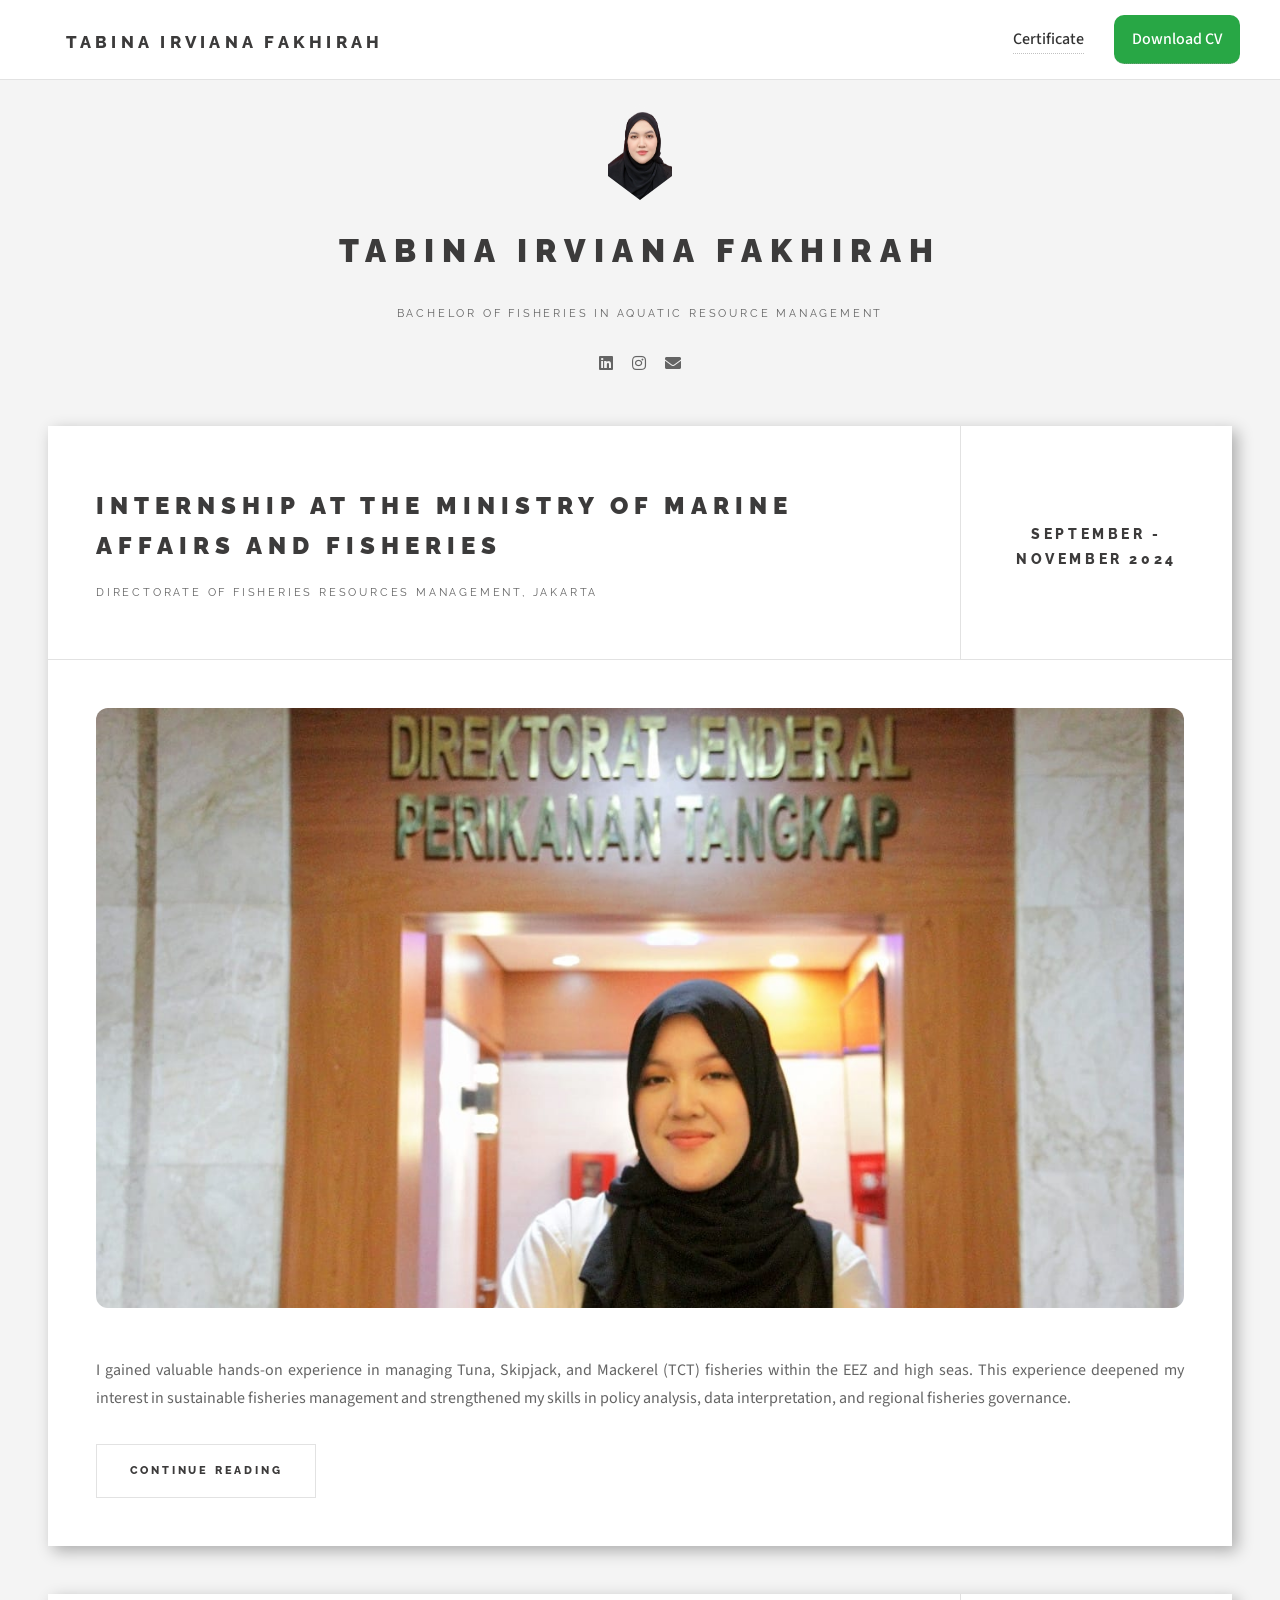
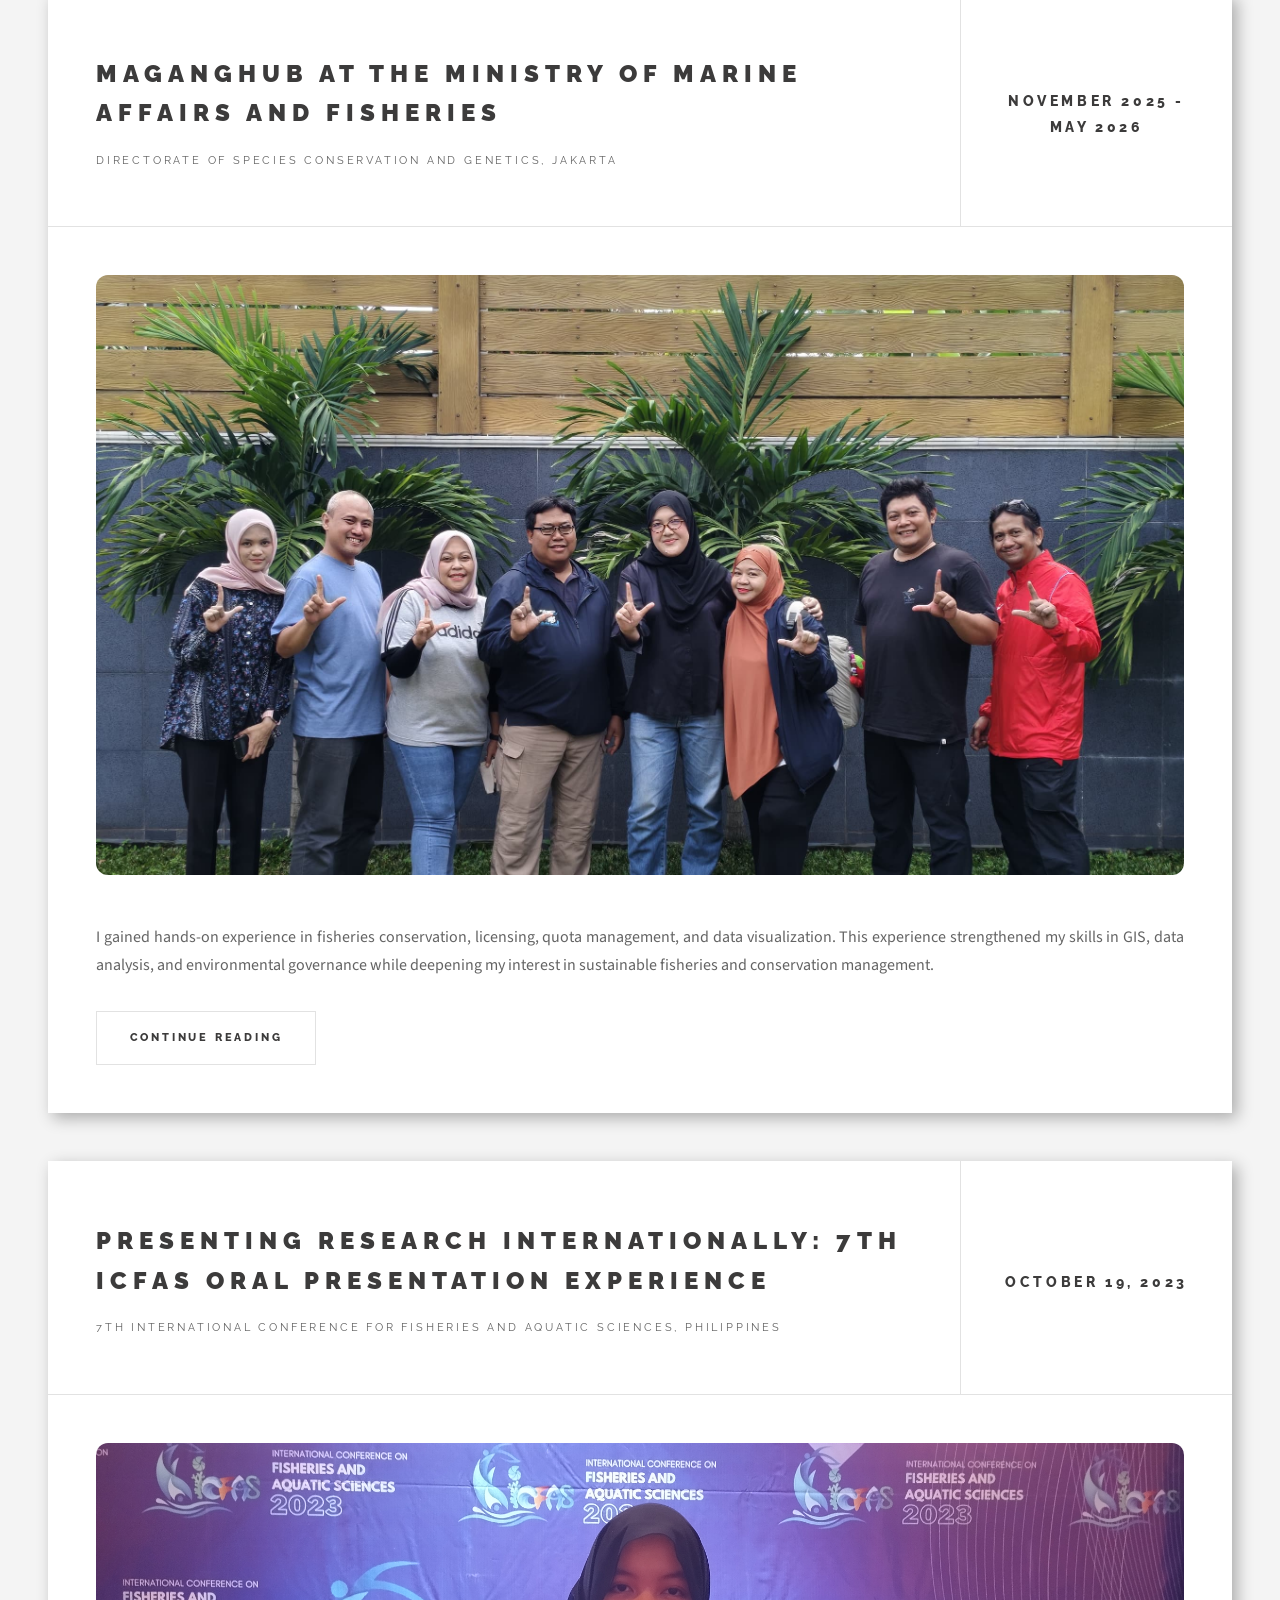
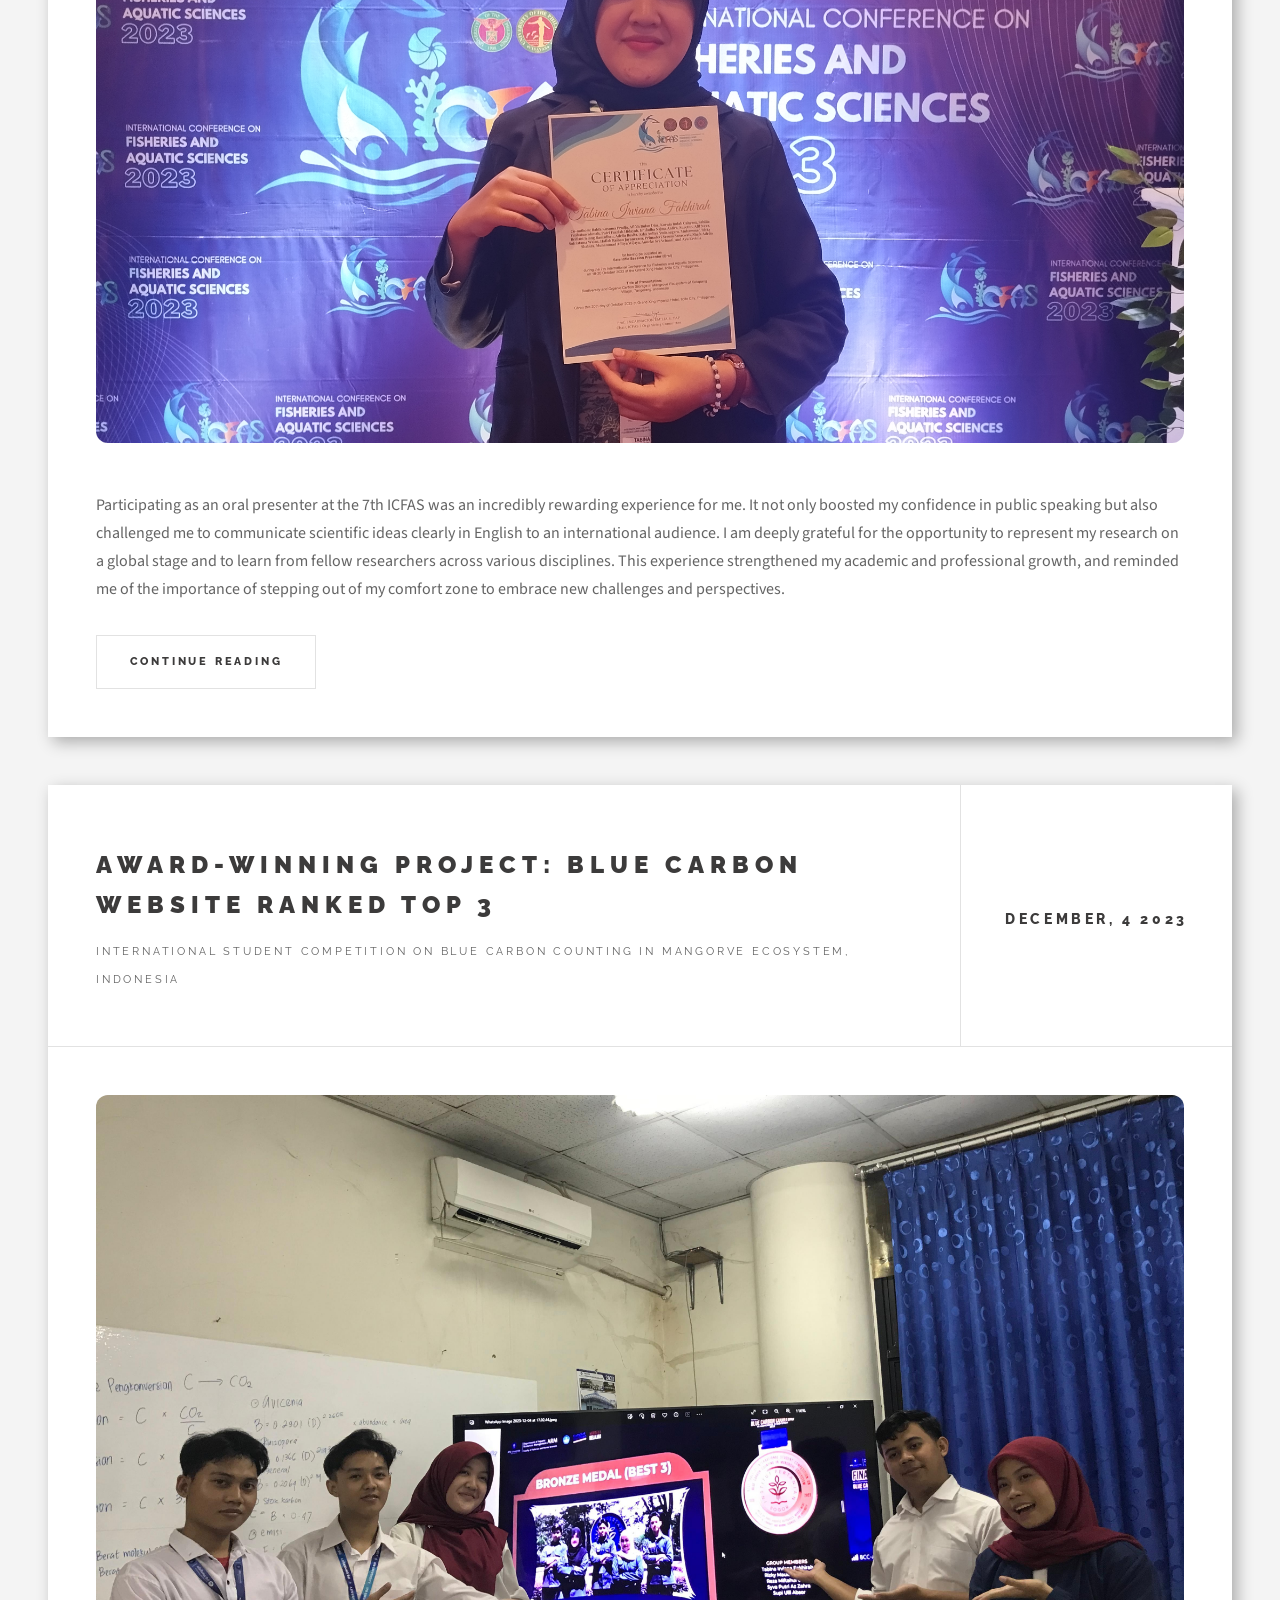
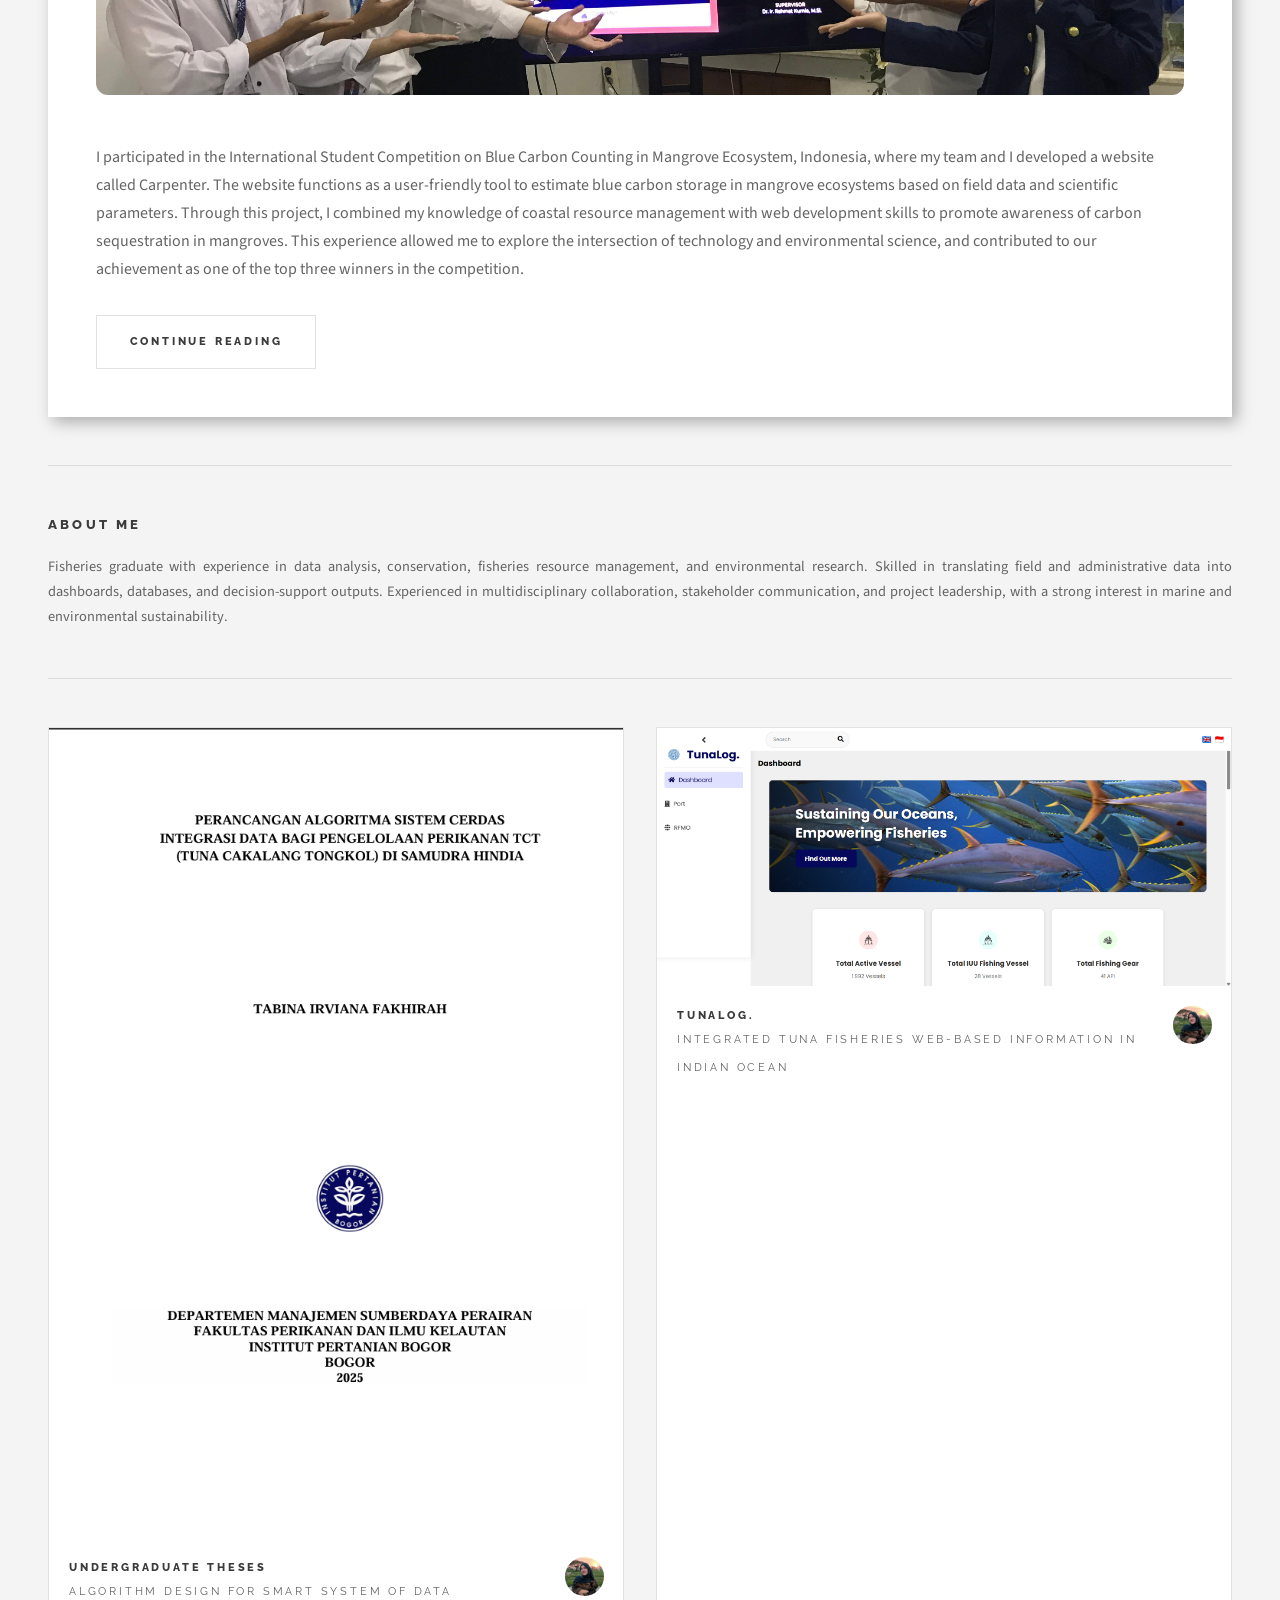
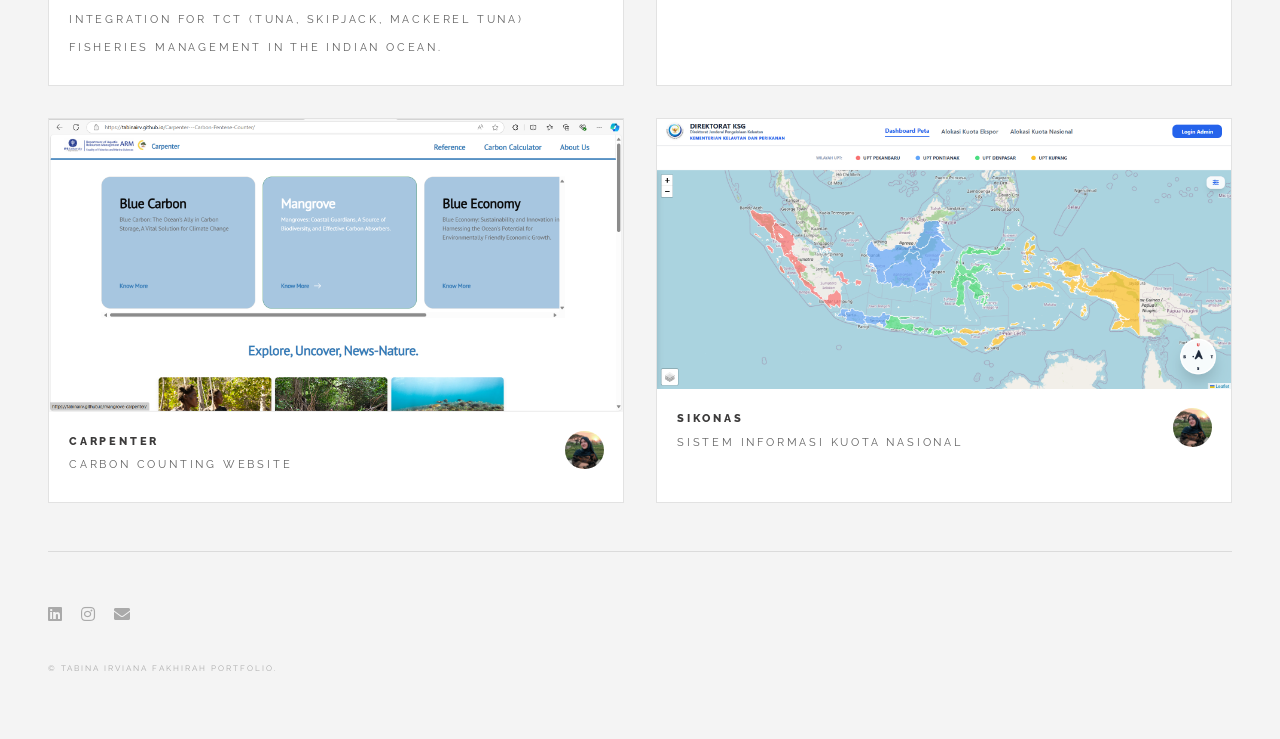
<file: index.html>
<!DOCTYPE HTML>

<html>
	<head>
		<title>Tabina Irviana Portfolio</title>
		<meta charset="utf-8" />
		<meta name="viewport" content="width=device-width, initial-scale=1, user-scalable=no" />
		<link rel="stylesheet" href="assets/css/main.css" />
	</head>
	
	<body class="is-preload">

		<!-- Wrapper -->
			<div id="wrapper" class="blured-background">

				<!-- Header -->
					<header id="header">
						<h1>
								<a href="index.html">Tabina Irviana Fakhirah</a>
						</h1>

						<nav>	
								<a href="certificate.html">Certificate</a>
								<a class="download" href="Tabina Irviana Fakhirah_CV.pdf" download>Download CV</a>
						</nav>
					</header>
				

				<!-- Main -->
					<div id="main">				

						<!-- Internship -->
							<article class="post">
								<header>
									<div class="title">
										<h2><a href="intern.html">INTERNSHIP at the Ministry of Marine Affairs and Fisheries</a></h2>
										<p>Directorate of Fisheries Resources Management, Jakarta</p>
									</div>
									<div class="meta">
										<time class="published">September - November 2024</time>										
									</div>
								</header>
								<a href="intern.html" class="image featured"><img src="images/foto formal 2.jpg" alt="" /></a>
								<p style="text-align: justify;">I gained valuable hands-on experience in managing Tuna, Skipjack, and Mackerel (TCT) fisheries within the EEZ and high seas. This experience deepened my interest in sustainable fisheries management and strengthened my skills in policy analysis, data interpretation, and regional fisheries governance.</p>
								<footer>
									<ul class="actions">
										<li><a href="intern.html" class="button large">Continue Reading</a></li>
									</ul>								
								</footer>
							</article>		

						<!-- Maganghub Internship -->
							<article class="post">
								<header>
									<div class="title">
										<h2><a href="maganghub.html">Maganghub at the Ministry of Marine Affairs and Fisheries</a></h2>
										<p>Directorate of Species Conservation and Genetics, Jakarta</p>
									</div>
									<div class="meta">
										<time class="published">November 2025 - May 2026</time>										
									</div>
								</header>
								<a href="maganghub.html" class="image featured"><img src="images/perizinan.jpeg" alt="" /></a>
								<p style="text-align: justify;">I gained hands-on experience in fisheries conservation, licensing, quota management, and data visualization. This experience strengthened my skills in GIS, data analysis, and environmental governance while deepening my interest in sustainable fisheries and conservation management.</p>
								<footer>
									<ul class="actions">
										<li><a href="maganghub.html" class="button large">Continue Reading</a></li>
									</ul>								
								</footer>
							</article>	

						<!-- Oral Presenter -->
							<article class="post">
								<header>
									<div class="title">
										<h2><a href="oral.html">Presenting Research Internationally: 7th ICFAS Oral Presentation Experience</a></h2>
										<p>7th International Conference for Fisheries and Aquatic Sciences, Philippines</p>
									</div>
									<div class="meta">
										<time class="published">October 19, 2023</time>										
									</div>
								</header>
								<a href="oral.html" class="image featured"><img src="images/icfas.jpg" alt="" /></a>
								<p>Participating as an oral presenter at the 7th ICFAS was an incredibly rewarding experience for me. 
									It not only boosted my confidence in public speaking but also challenged me to communicate scientific 
									ideas clearly in English to an international audience. I am deeply grateful for the opportunity to represent 
									my research on a global stage and to learn from fellow researchers across various disciplines. 
									This experience strengthened my academic and professional growth, and reminded me of the importance of 
									stepping out of my comfort zone to embrace new challenges and perspectives.</p>
								<footer>
									<ul class="actions">
										<li><a href="oral.html" class="button large">Continue Reading</a></li>
									</ul>									
								</footer>
							</article>

							<!-- Carpenter -->
							<article class="post">
								<header>
									<div class="title">
										<h2><a href="carpenter.html">Award-Winning Project: Blue Carbon Website Ranked Top 3</a></h2>
										<p>International Student Competition on Blue Carbon Counting in Mangorve Ecosystem, Indonesia</p>
									</div>
									<div class="meta">
										<time class="published">December, 4 2023</time>										
									</div>
								</header>
								<a href="carpenter.html" class="image featured"><img src="images/carpenter.jpg" alt="" /></a>
								<p>I participated in the International Student Competition on Blue Carbon Counting in Mangrove 
									Ecosystem, Indonesia, where my team and I developed a website called Carpenter. The website 
									functions as a user-friendly tool to estimate blue carbon storage in mangrove ecosystems based 
									on field data and scientific parameters. Through this project, I combined my knowledge of 
									coastal resource management with web development skills to promote awareness of carbon sequestration in mangroves. 
									This experience allowed me to explore the intersection of technology and environmental science, 
									and contributed to our achievement as one of the top three winners in the competition.</p>
								<footer>
									<ul class="actions">
										<li><a href="carpenter.html" class="button large">Continue Reading</a></li>
									</ul>									
								</footer>
							</article>
					</div>

				<!-- Sidebar -->
					<section id="sidebar">

						<!-- Intro -->
							<section id="intro">
								<a href="index.html" class="logo"><img src="images/blackwhite_me.png" alt="" /></a>
								<header>
									<h2>Tabina Irviana Fakhirah</h2>
									<p>Bachelor of Fisheries in Aquatic Resource Management</p>
									<ul class="icons">
										<li><a href="https://www.linkedin.com/in/tabina-irviana-fakhirah-6662421ba?lipi=urn%3Ali%3Apage%3Ad_flagship3_profile_view_base_contact_details%3ByBUQW9QlTkSG3qu9uXUWFw%3D%3D" class="icon brands fa-linkedin"><span class="label">Linkedin</span></a></li>
										<li><a href="https://www.facebook.com/tabinairv?mibextid=ZbWKwL" class="icon brands fa-instagram"><span class="label">Instagram</span></a></li>
										<li><a href="mailto:tabinairviana04@gmail.com" class="icon solid fa-envelope"><span class="label">Email</span></a></li>
									</ul>
								</header>
							</section>
						<!-- About -->
							<section class="blurb">
								<h2>About Me</h2>
								<p>Fisheries graduate with experience in data analysis, conservation, fisheries resource management, 
									and environmental research. Skilled in translating field and administrative data into dashboards, databases, 
									and decision-support outputs. Experienced in multidisciplinary collaboration, stakeholder communication, 
									and project leadership, with a strong interest in marine and environmental sustainability.</p>
							</section>
						<!-- Mini Posts -->
							<section>
								<div class="mini-posts">

									<!-- Mini Post -->
										<article class="mini-post">
											<header>
												<h3><a href="http://repository.ipb.ac.id/handle/123456789/163181">Undergraduate Theses</a></h3>
												<p>Algorithm Design for Smart System of Data Integration for TCT (Tuna, Skipjack, Mackerel Tuna) Fisheries Management In The Indian Ocean.</p>
												<a href="#" class="author"><img src="images/me.png" alt="" /></a>
											</header>
											<a href="intern.html" class="image"><img src="images/thesis.png" alt="" /></a>
										</article>
									<!-- Mini Post -->
										<article class="mini-post">
											<header>
												<h3><a href="https://tunalog.vercel.app/">Tunalog.</a></h3>
												<p>Integrated Tuna Fisheries Web-Based Information in Indian Ocean</p>
												<a href="#" class="author"><img src="images/me.png" alt="" /></a>
											</header>
											<a href="https://tunalog.vercel.app/" class="image"><img src="images/tunalog.png" alt="" /></a>
										</article>

									<!-- Mini Post -->
										<article class="mini-post">
											<header>
												<h3><a href="https://tabinairv.github.io/Carpenter---Carbon-Pentene-Counter/">Carpenter</a></h3>
												<p>Carbon Counting Website</p>
												<a href="" class="author"><img src="images/me.png" alt="" /></a>
											</header>
											<a href="https://tabinairv.github.io/Carpenter---Carbon-Pentene-Counter/" class="image"><img src="images/carpenterdb.png" alt="" /></a>
										</article>																									

									<!-- Mini Post -->
										<article class="mini-post">
											<header>
												<h3><a href="sikonas.html">sikonas</a></h3>
												<p>Sistem Informasi Kuota Nasional</p>
												<a href="#" class="author"><img src="images/me.png" alt="" /></a>
											</header>
											<a href="sikonas.html" class="image"><img src="images/dashboard.png" alt="sikonas" /></a>
										</article>

								</div>
							</section>								

						<!-- Footer -->
							<section id="footer">
								<ul class="icons">
									<li><a href="https://www.linkedin.com/in/tabina-irviana-fakhirah-6662421ba?lipi=urn%3Ali%3Apage%3Ad_flagship3_profile_view_base_contact_details%3ByBUQW9QlTkSG3qu9uXUWFw%3D%3D" class="icon brands fa-linkedin"><span class="label">Linkedin</span></a></li>
									<li><a href="https://www.facebook.com/tabinairv?mibextid=ZbWKwL" class="icon brands fa-instagram"><span class="label">Instagram</span></a></li>
									<li><a href="mailto:tabinairviana04@gmail.com" class="icon solid fa-envelope"><span class="label">Email</span></a></li>
								</ul>
								<p class="copyright">&copy; Tabina Irviana Fakhirah Portfolio. </p>
							</section>

					</section>

			</div>

		<!-- Scripts -->
			<script src="assets/js/jquery.min.js"></script>
			<script src="assets/js/browser.min.js"></script>
			<script src="assets/js/breakpoints.min.js"></script>
			<script src="assets/js/util.js"></script>
			<script src="assets/js/main.js"></script>

	</body>
</html>
</file>
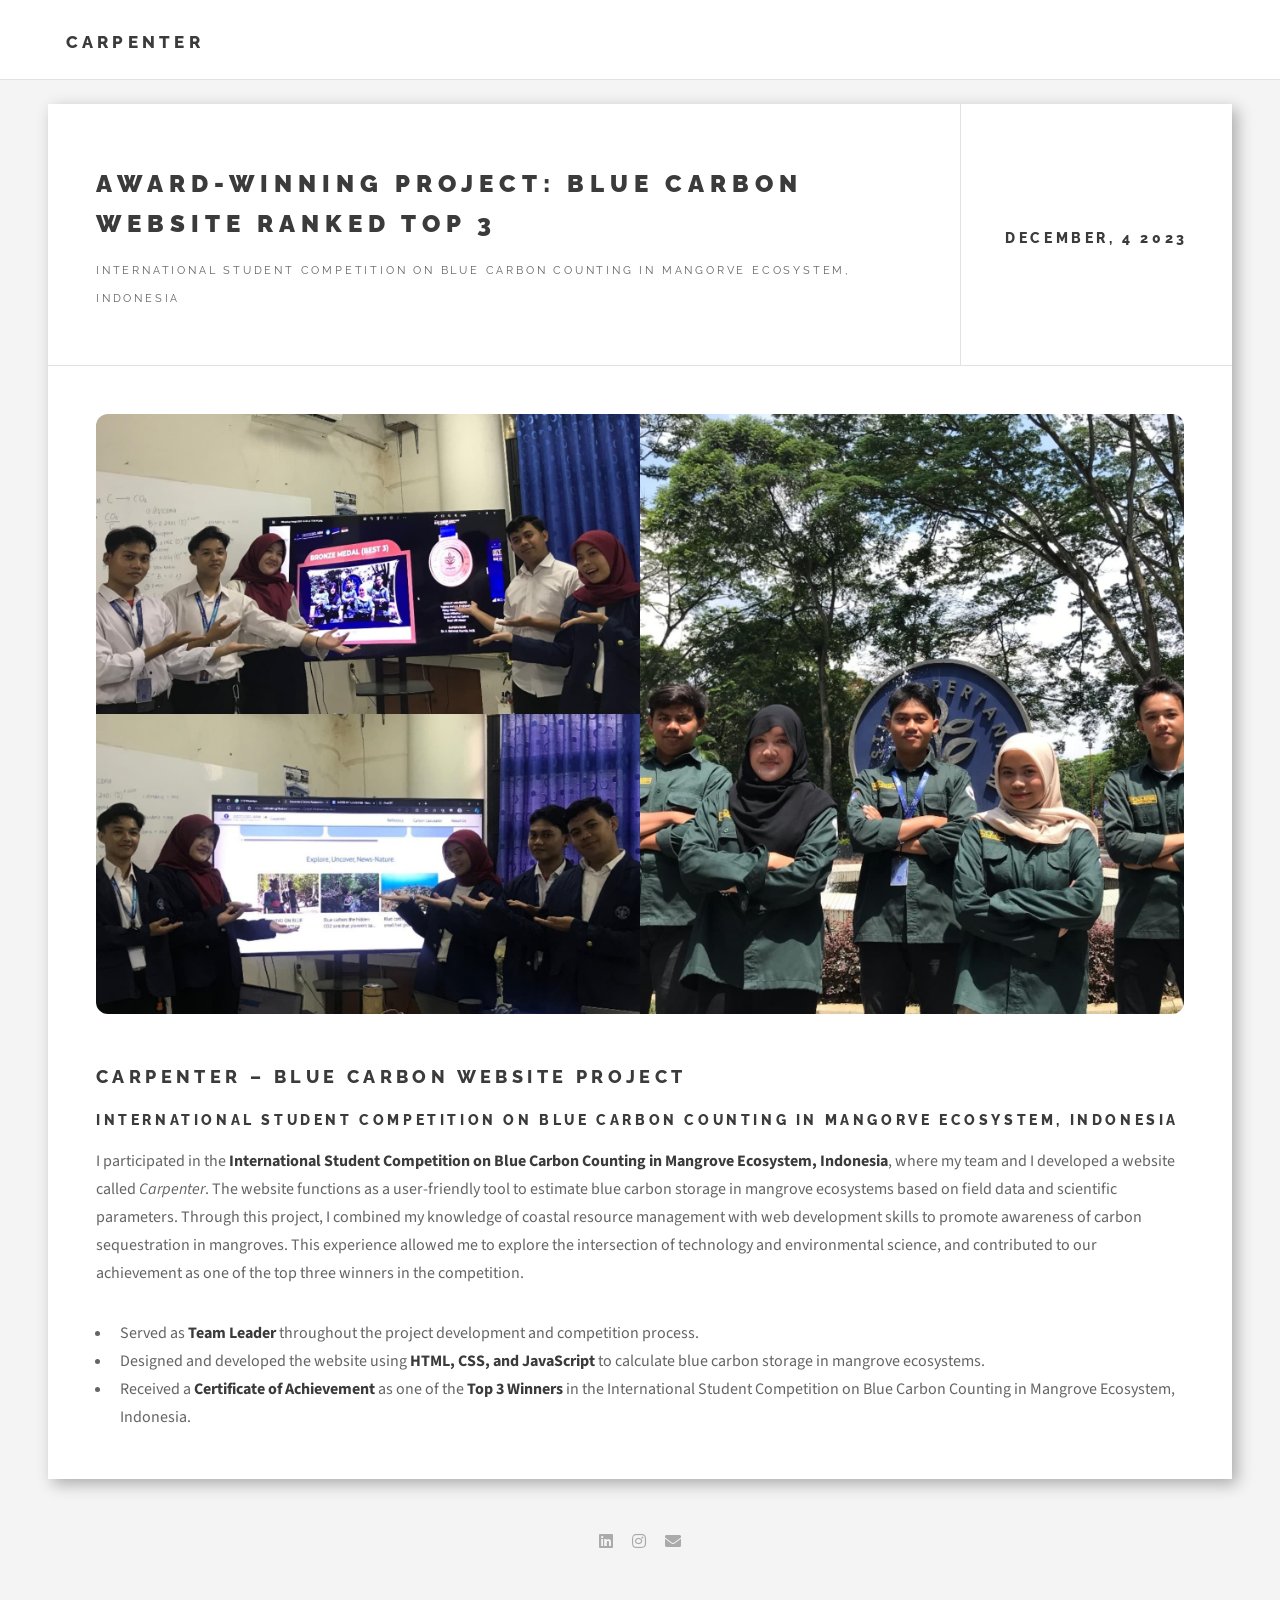
<file: carpenter.html>
<!DOCTYPE HTML>
<!--
	Future Imperfect by HTML5 UP
	html5up.net | @ajlkn
	Free for personal and commercial use under the CCA 3.0 license (html5up.net/license)
-->
<html>
	<head>
		<title>Carpenter</title>
		<meta charset="utf-8" />
		<meta name="viewport" content="width=device-width, initial-scale=1, user-scalable=no" />
		<link rel="stylesheet" href="assets/css/main.css" />
	</head>
	<body class="single is-preload">

		<!-- Wrapper -->
			<div id="wrapper">

				<!-- Header -->
					<header id="header">
						<h1><a href="index.html">CARPENTER</a></h1>												
					</header>

				
				<!-- Main -->
					<div id="main">

						<!-- Post -->
							<article class="post">
								<header>
									<div class="title">
										<h2><a href="#">Award-Winning Project: Blue Carbon Website Ranked Top 3</a></h2>
										<p>International Student Competition on Blue Carbon Counting in Mangorve Ecosystem, Indonesia</p>
									</div>
									<div class="meta">
										<time class="published" datetime="2015-11-01">December, 4 2023</time>
										
									</div>
								</header>
								<span class="image featured"><img src="images/carpenter team.jpg" alt="" /></span>
								 <h2>Carpenter – Blue Carbon Website Project</h2>
    							<h3>International Student Competition on Blue Carbon Counting in Mangorve Ecosystem, Indonesia</h3>
								<p> I participated in the <strong>International Student Competition on Blue Carbon Counting in Mangrove Ecosystem, 
									Indonesia</strong>, where my team and I developed a website called <em>Carpenter</em>. The website functions 
									as a user-friendly tool to estimate blue carbon storage in mangrove ecosystems based on field data and scientific parameters. 
									Through this project, I combined my knowledge of coastal resource management with web development skills to promote awareness 
									of carbon sequestration in mangroves. This experience allowed me to explore the intersection of technology and environmental science, 
									and contributed to our achievement as one of the top three winners in the competition.</p>
								<ul>
										<li>Served as <strong>Team Leader</strong> throughout the project development and competition process.</li>
										<li>Designed and developed the website using <strong>HTML, CSS, and JavaScript</strong> to calculate blue carbon storage in mangrove ecosystems.</li>
										<li>Received a <strong>Certificate of Achievement</strong> as one of the <strong>Top 3 Winners</strong> in the International Student Competition on Blue Carbon Counting in Mangrove Ecosystem, Indonesia.</li>
								</ul>																
							</article>

					</div>

				<!-- Footer -->
					<section id="footer">
						<ul class="icons">							
							<li><a href="https://www.linkedin.com/in/tabina-irviana-fakhirah-6662421ba?lipi=urn%3Ali%3Apage%3Ad_flagship3_profile_view_base_contact_details%3ByBUQW9QlTkSG3qu9uXUWFw%3D%3D" class="icon brands fa-linkedin"><span class="label">Linkedin</span></a></li>
							<li><a href="https://www.facebook.com/tabinairv?mibextid=ZbWKwL" class="icon brands fa-instagram"><span class="label">Instagram</span></a></li>
							<li><a href="mailto:tabinairviana@gmail.com" class="icon solid fa-envelope"><span class="label">Email</span></a></li>
						</ul>						
					</section>

			</div>

		<!-- Scripts -->
			<script src="assets/js/jquery.min.js"></script>
			<script src="assets/js/browser.min.js"></script>
			<script src="assets/js/breakpoints.min.js"></script>
			<script src="assets/js/util.js"></script>
			<script src="assets/js/main.js"></script>

	</body>
</html>
</file>
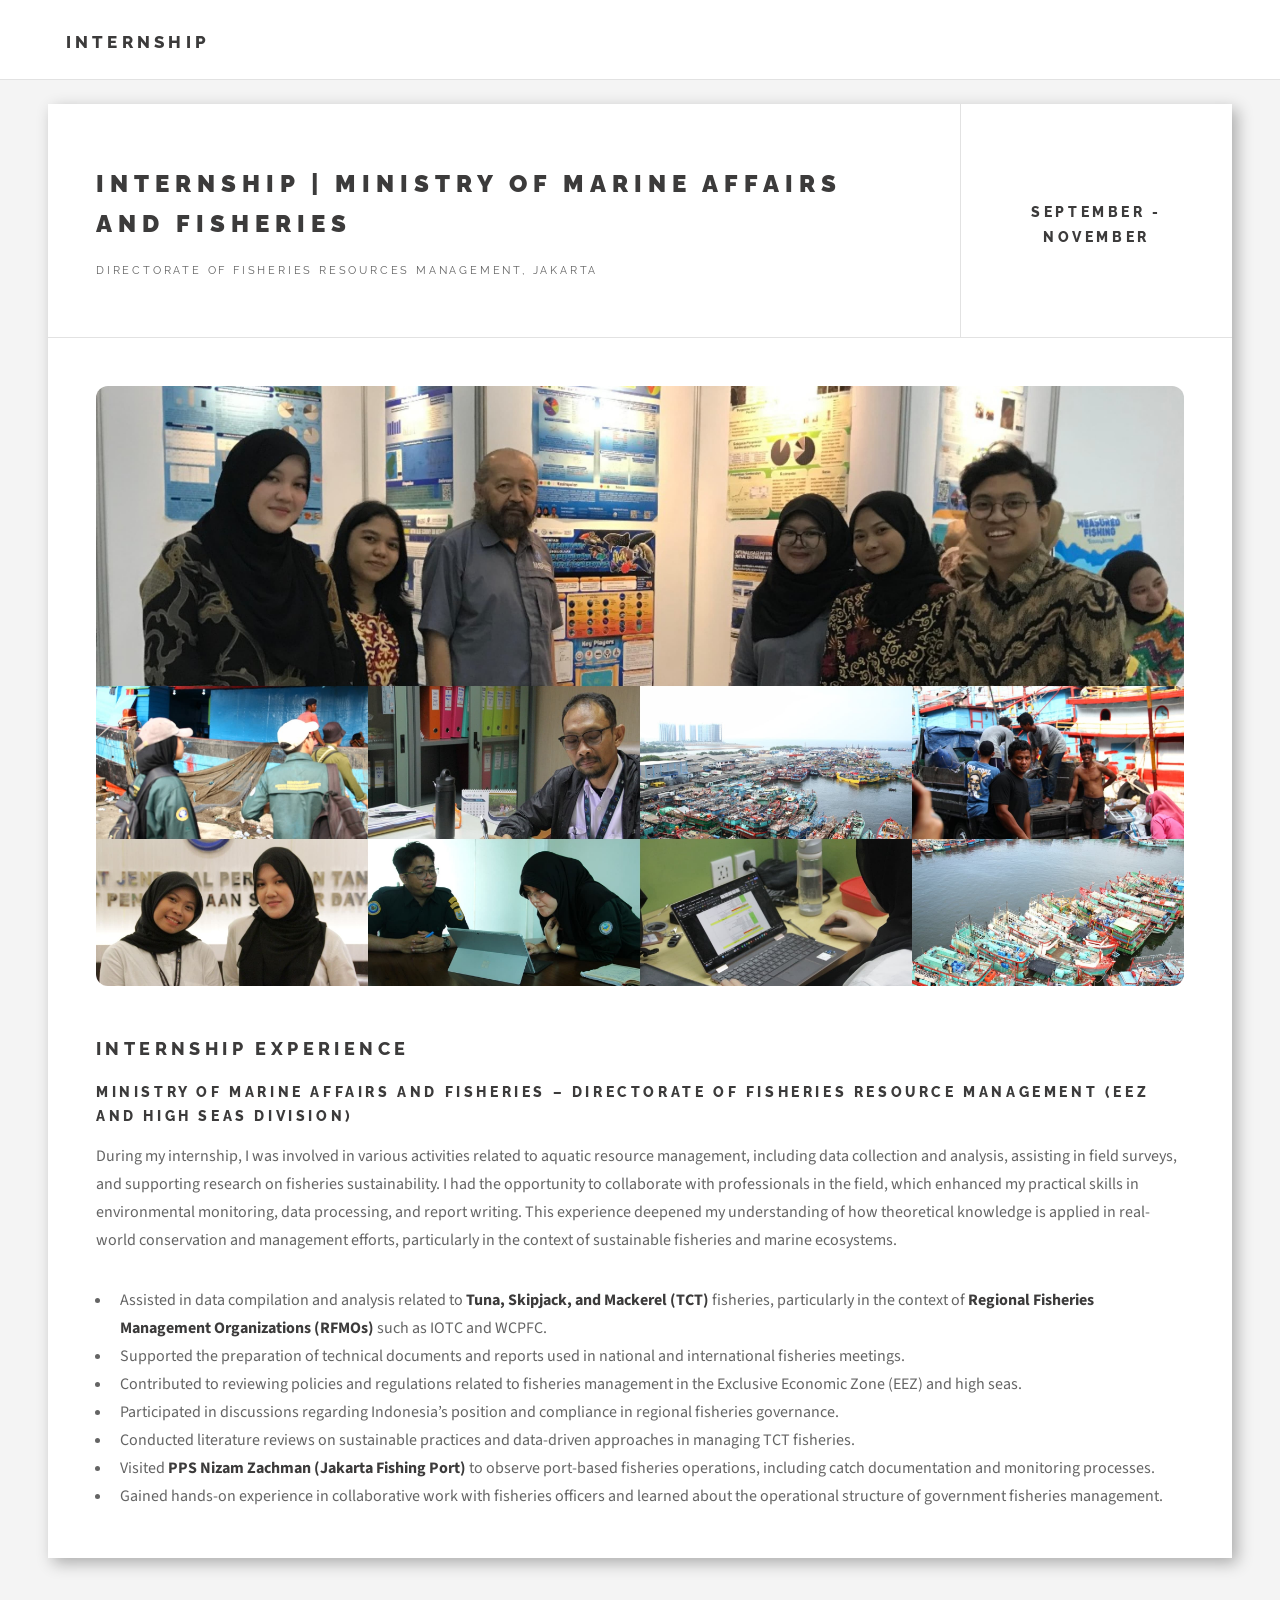
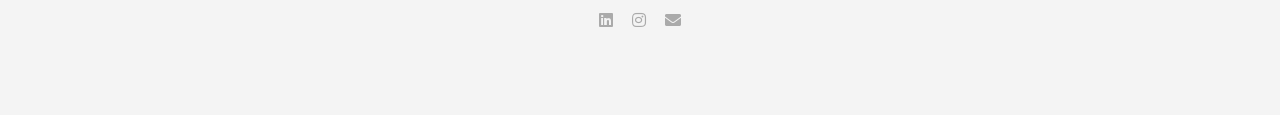
<file: intern.html>
<!DOCTYPE HTML>
<!--
	Future Imperfect by HTML5 UP
	html5up.net | @ajlkn
	Free for personal and commercial use under the CCA 3.0 license (html5up.net/license)
-->
<html>
	<head>
		<title>Internship</title>
		<meta charset="utf-8" />
		<meta name="viewport" content="width=device-width, initial-scale=1, user-scalable=no" />
		<link rel="stylesheet" href="assets/css/main.css" />
	</head>
	<body class="single is-preload">

		<!-- Wrapper -->
			<div id="wrapper">

				<!-- Header -->
					<header id="header">
						<h1><a href="index.html">Internship</a></h1>											
					</header>				

				<!-- Main -->
					<div id="main">

						<!-- Post -->
							<article class="post">
								<header>
									<div class="title">
										<h2><a href="#">INTERNSHIP | Ministry of Marine Affairs and Fisheries</a></h2>
										<p>Directorate of Fisheries Resources Management, Jakarta</p>
									</div>
									<div class="meta">
										<time class="published">September - November</time>
										
									</div>
								</header>
								<span class="image featured"><img src="images/magang.jpg" alt="" /></span>
								 <h2>Internship Experience</h2>
    							<h3>Ministry of Marine Affairs and Fisheries – Directorate of Fisheries Resource Management (EEZ and High Seas Division)</h3>
								<p>During my internship, I was involved in various activities related to aquatic resource management, including data collection and analysis, assisting in field surveys, and supporting research on fisheries sustainability. I had the opportunity to collaborate with professionals in the field, which enhanced my practical skills in environmental monitoring, data processing, and report writing. This experience deepened my understanding of how theoretical knowledge is applied in real-world conservation and management efforts, particularly in the context of sustainable fisheries and marine ecosystems.</p>
								<ul>
										<li>Assisted in data compilation and analysis related to <strong>Tuna, Skipjack, and Mackerel (TCT)</strong> fisheries, particularly in the context of <strong>Regional Fisheries Management Organizations (RFMOs)</strong> such as IOTC and WCPFC.</li>
										<li>Supported the preparation of technical documents and reports used in national and international fisheries meetings.</li>
										<li>Contributed to reviewing policies and regulations related to fisheries management in the Exclusive Economic Zone (EEZ) and high seas.</li>
										<li>Participated in discussions regarding Indonesia’s position and compliance in regional fisheries governance.</li>
										<li>Conducted literature reviews on sustainable practices and data-driven approaches in managing TCT fisheries.</li>
										<li>Visited <strong>PPS Nizam Zachman (Jakarta Fishing Port)</strong> to observe port-based fisheries operations, including catch documentation and monitoring processes.</li>
										<li>Gained hands-on experience in collaborative work with fisheries officers and learned about the operational structure of government fisheries management.</li>
								</ul>																
							</article>

					</div>

				<!-- Footer -->
					<section id="footer">
						<ul class="icons">							
							<li><a href="https://www.linkedin.com/in/tabina-irviana-fakhirah-6662421ba?lipi=urn%3Ali%3Apage%3Ad_flagship3_profile_view_base_contact_details%3ByBUQW9QlTkSG3qu9uXUWFw%3D%3D" class="icon brands fa-linkedin"><span class="label">Linkedin</span></a></li>
							<li><a href="https://www.facebook.com/tabinairv?mibextid=ZbWKwL" class="icon brands fa-instagram"><span class="label">Instagram</span></a></li>
							<li><a href="mailto:tabinairviana@gmail.com" class="icon solid fa-envelope"><span class="label">Email</span></a></li>
						</ul>						
					</section>

			</div>

		<!-- Scripts -->
			<script src="assets/js/jquery.min.js"></script>
			<script src="assets/js/browser.min.js"></script>
			<script src="assets/js/breakpoints.min.js"></script>
			<script src="assets/js/util.js"></script>
			<script src="assets/js/main.js"></script>

	</body>
</html>
</file>
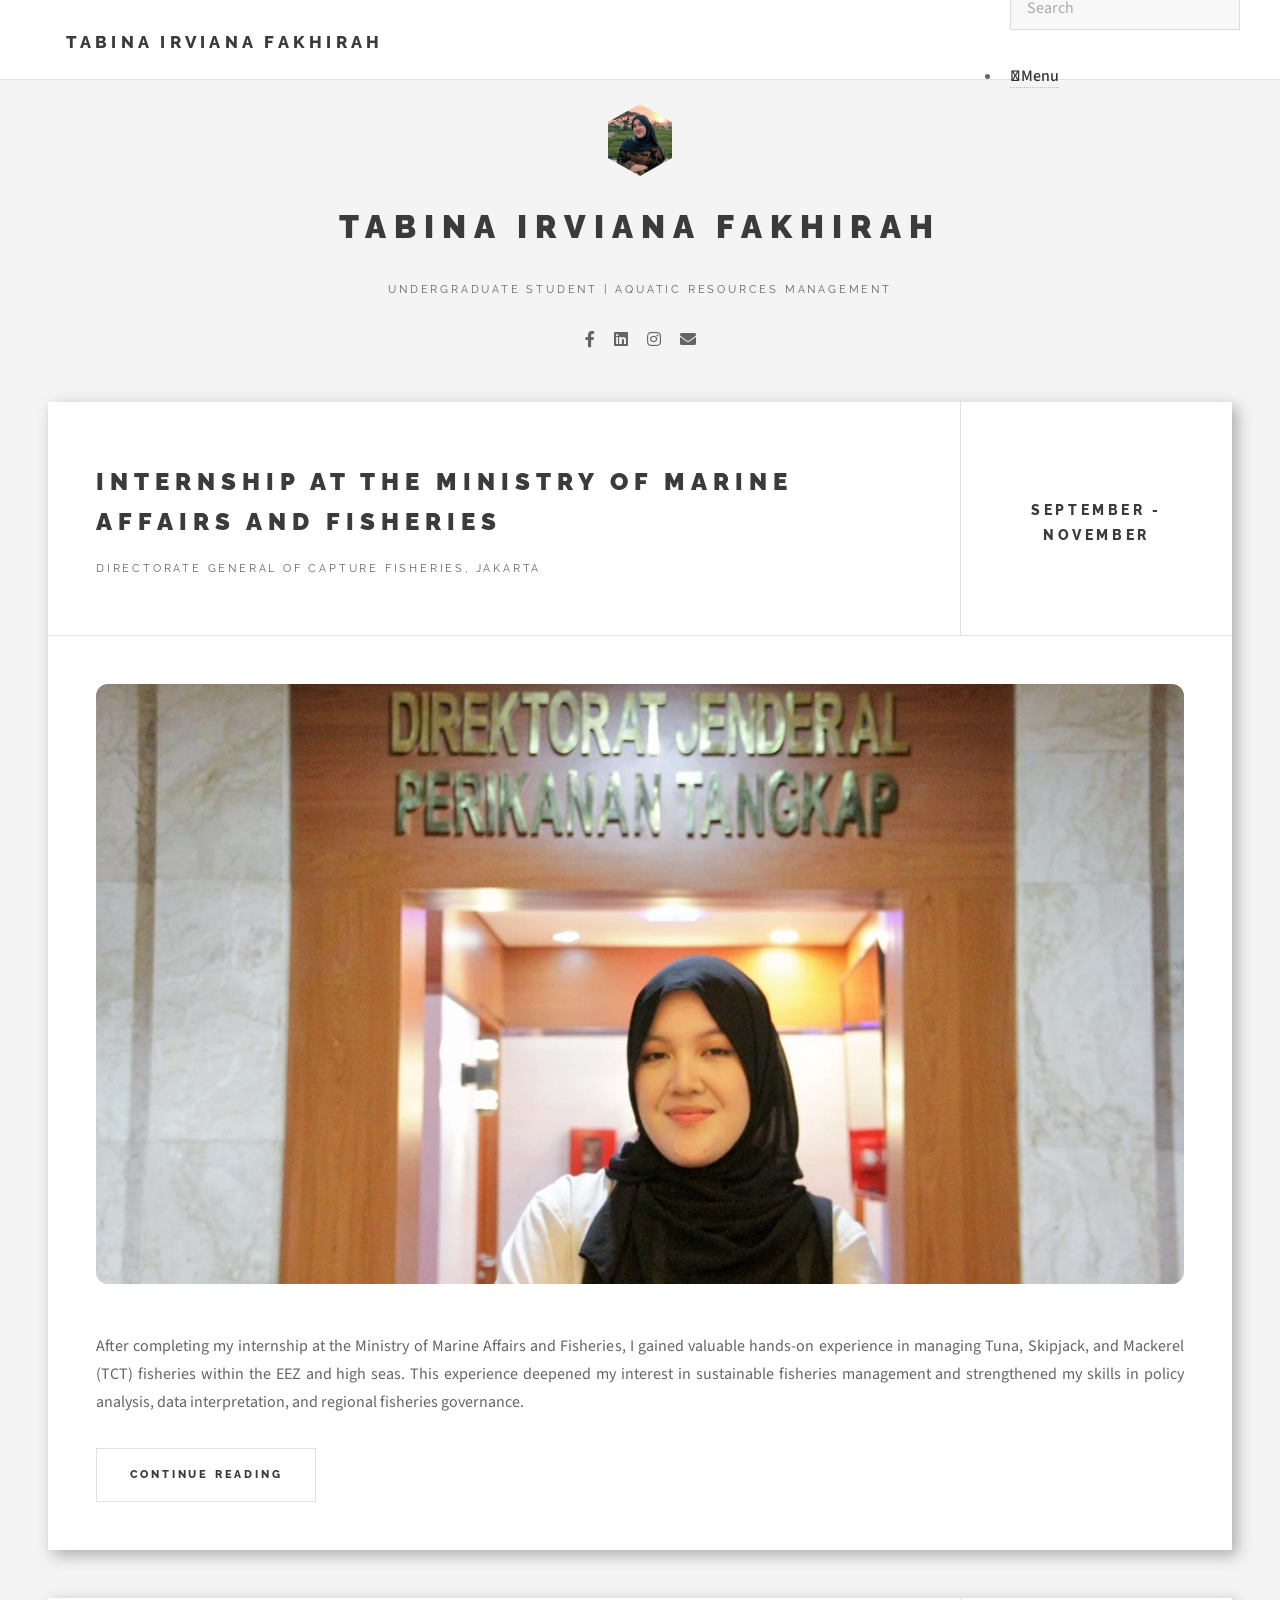
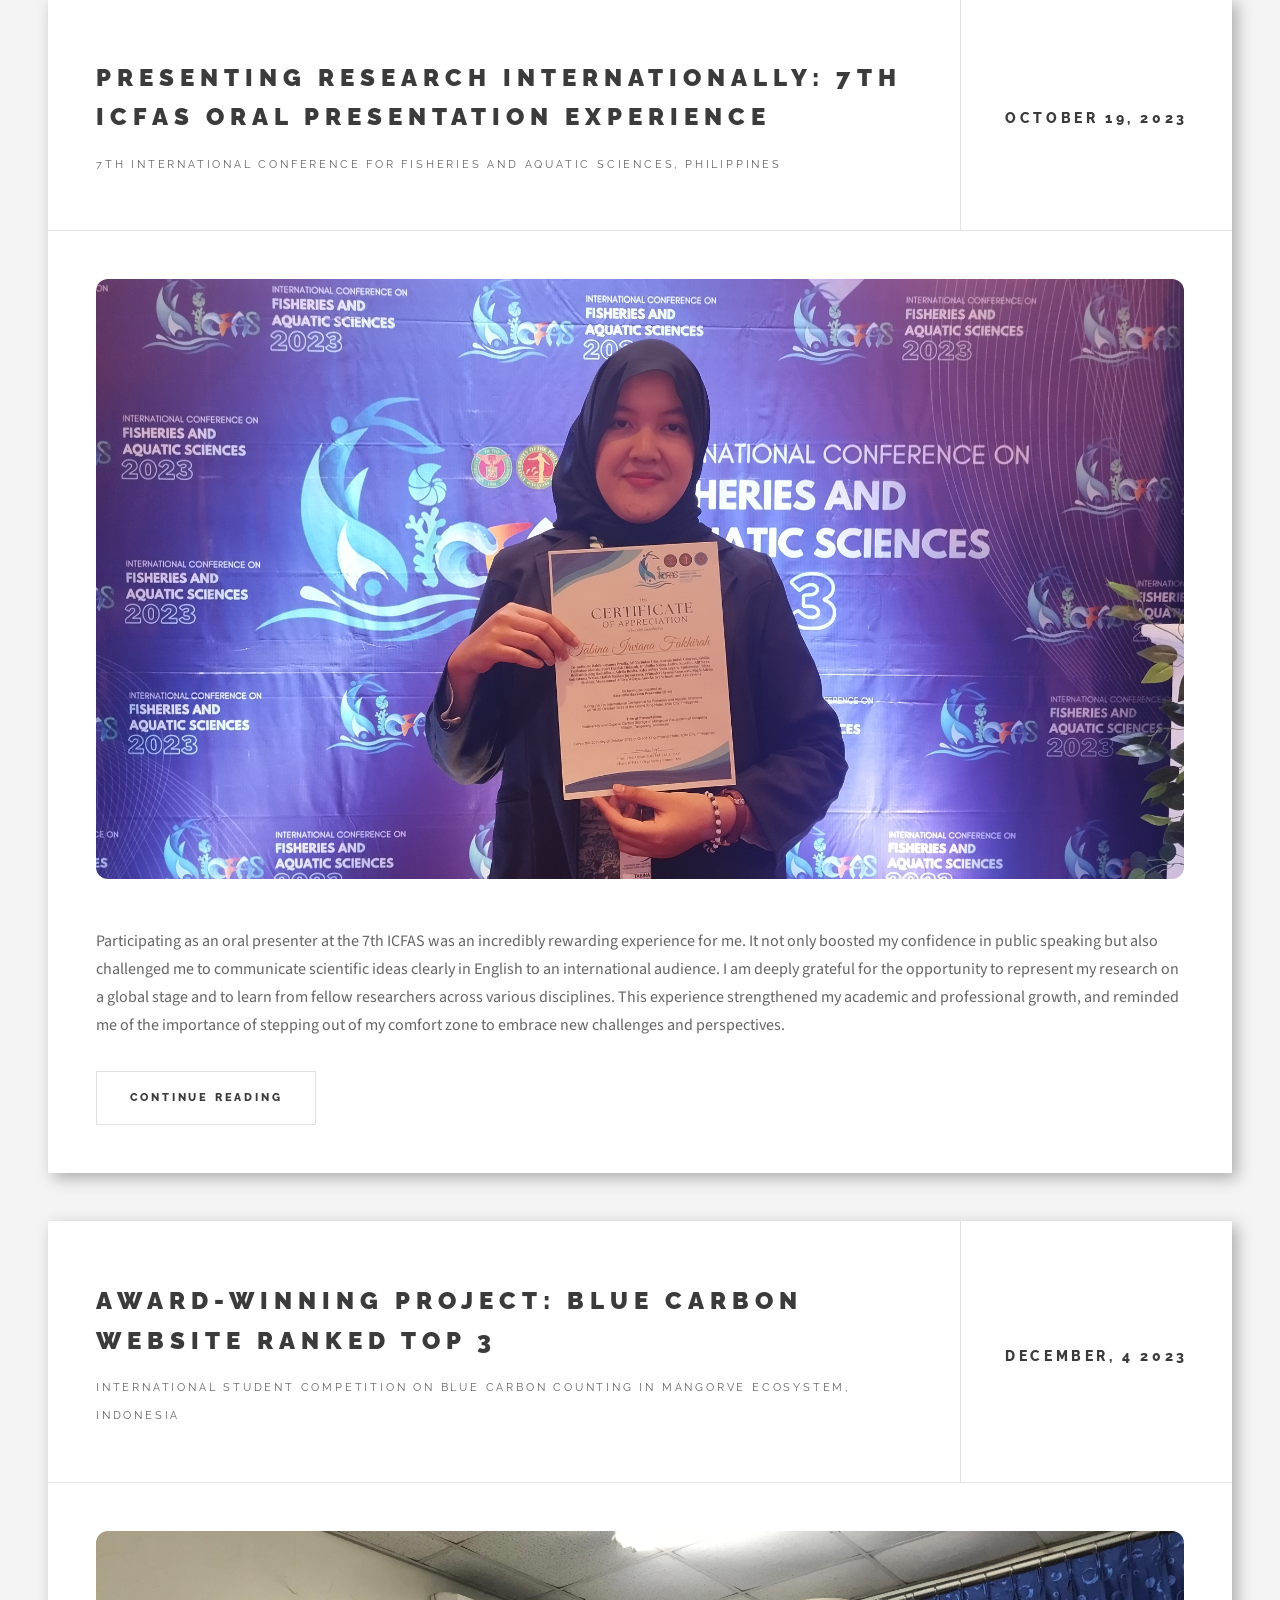
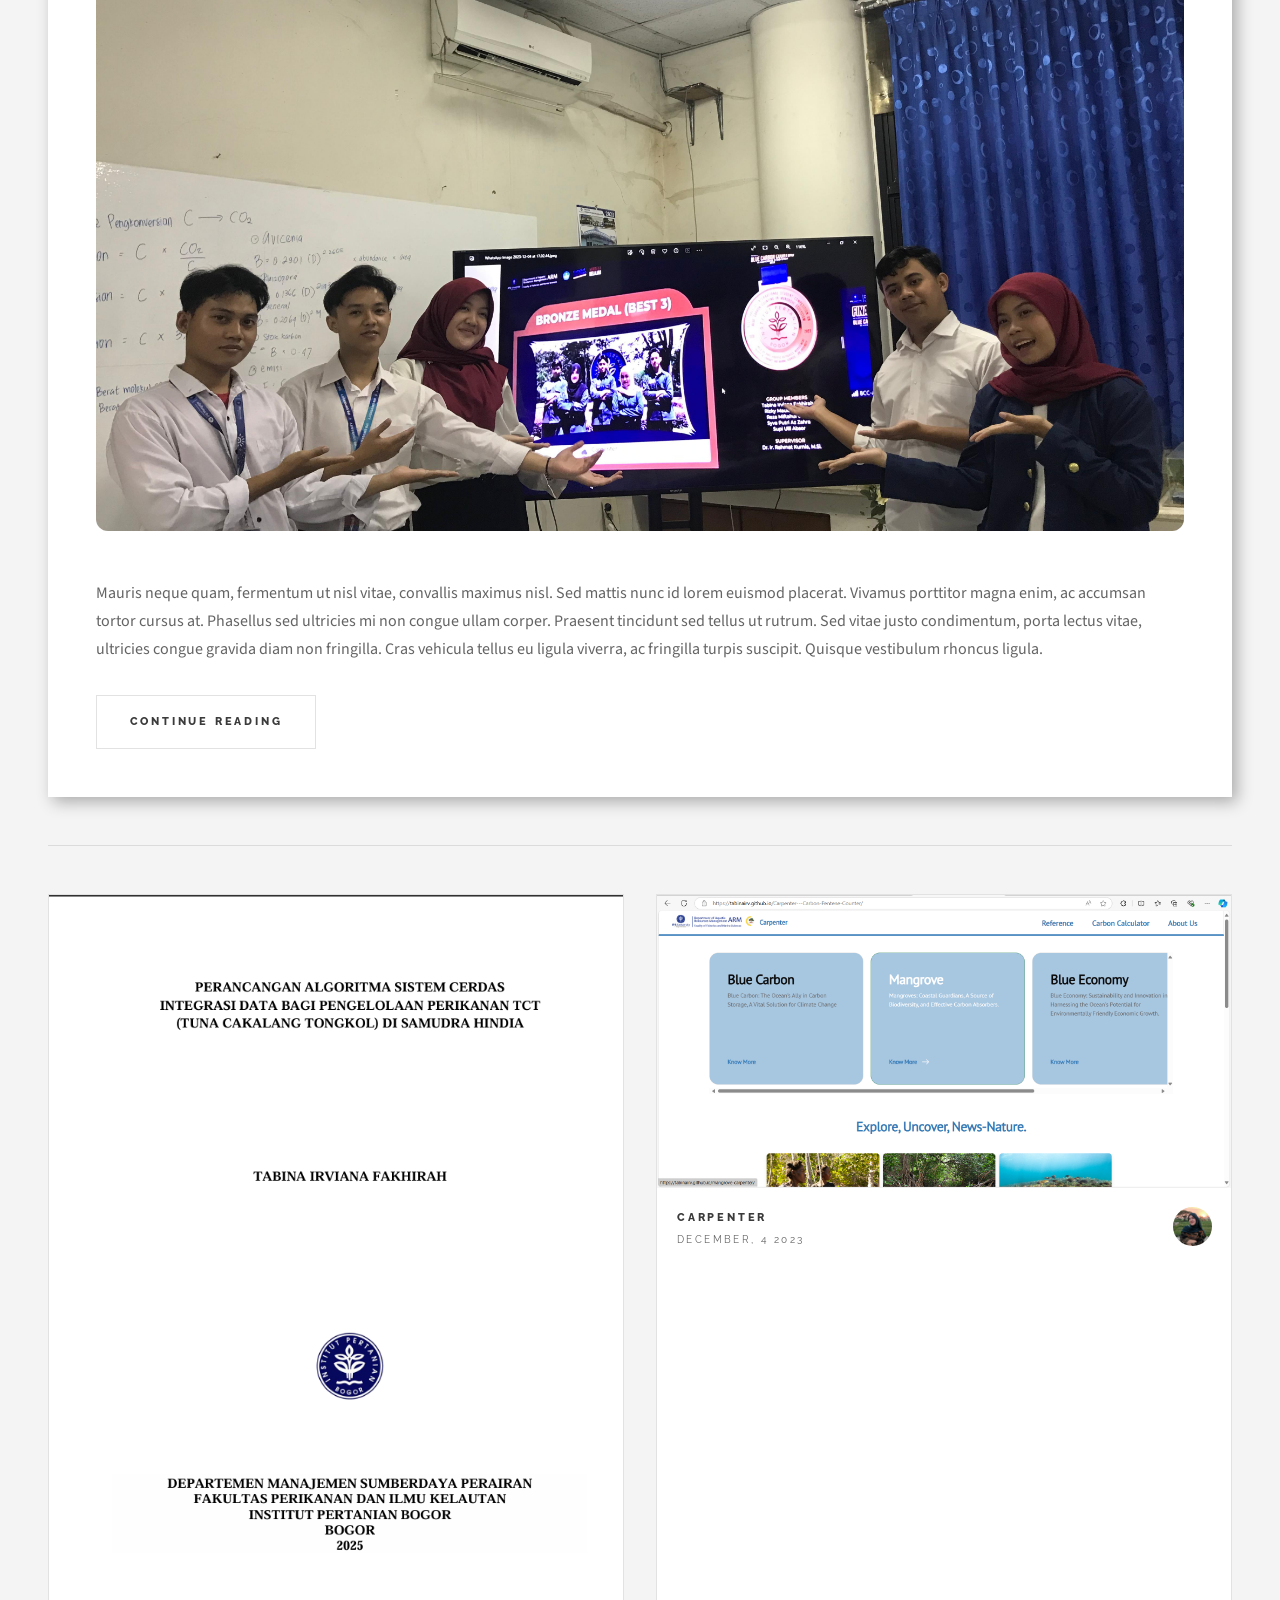
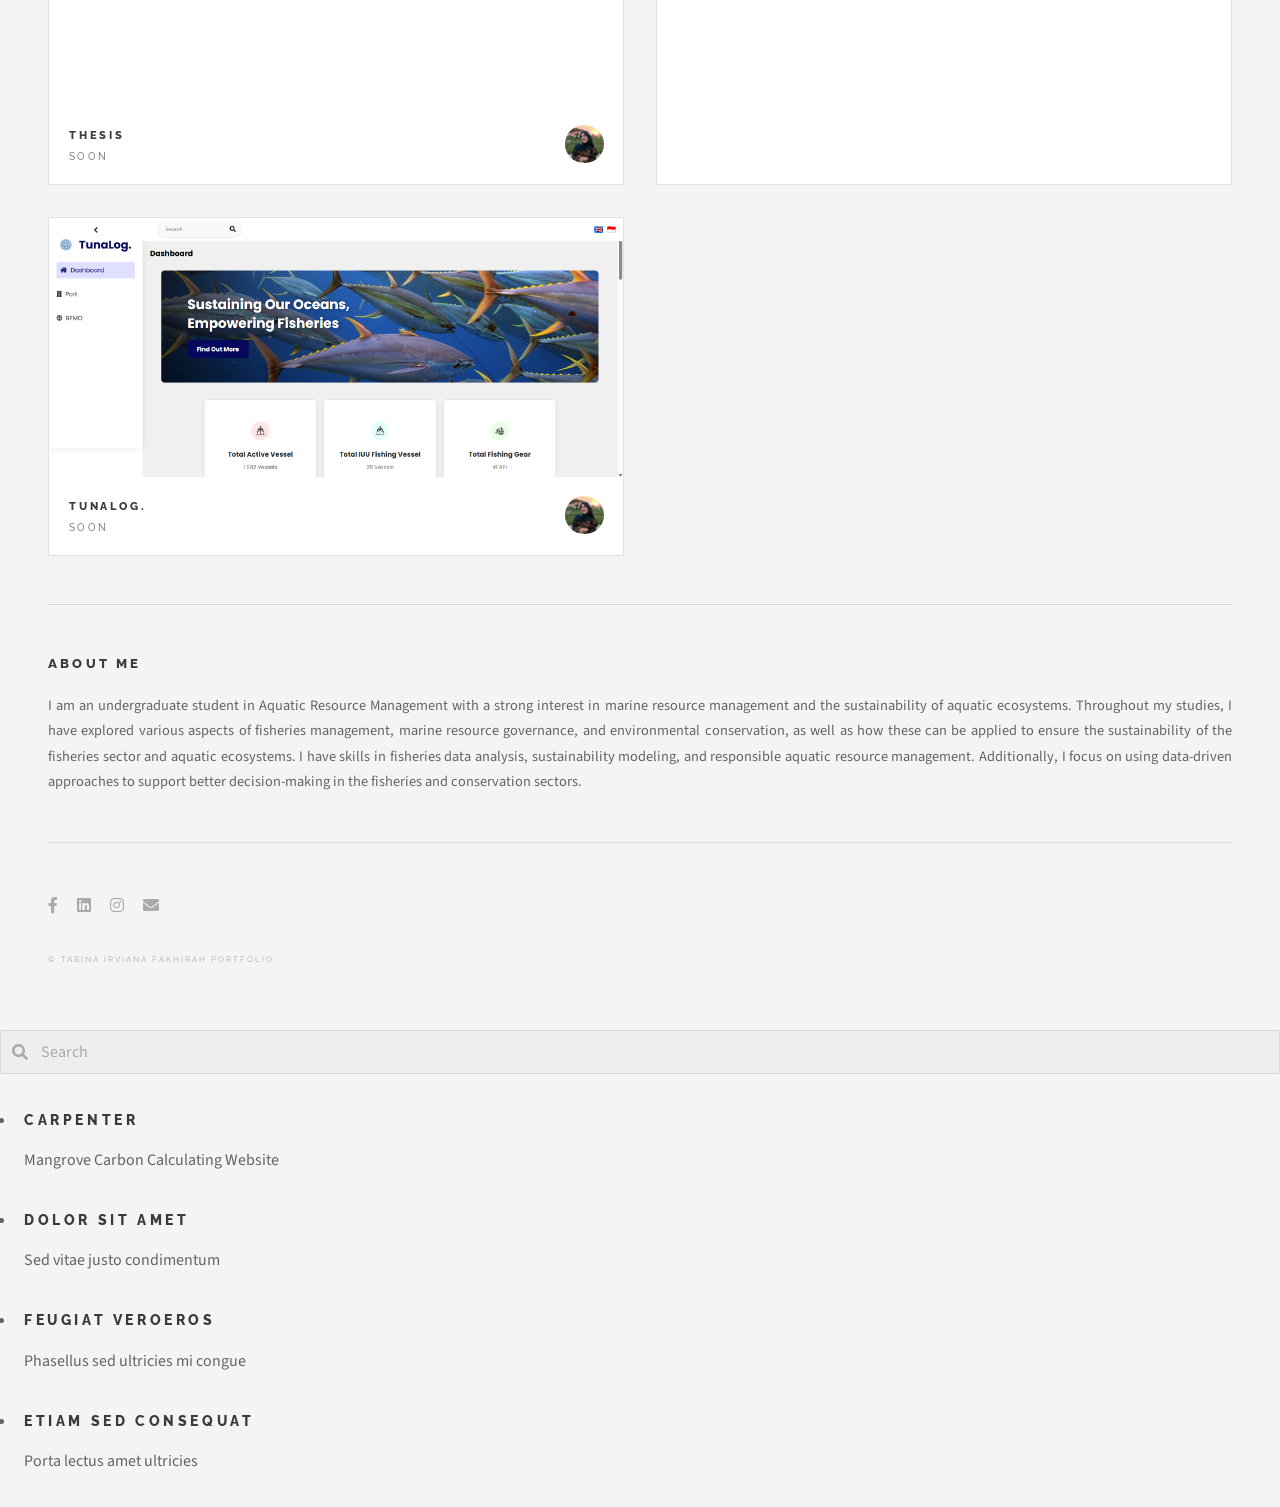
<file: me.html>
<!DOCTYPE HTML>

<html>
	<head>
		<title>Tabina Irviana Portfolio</title>
		<meta charset="utf-8" />
		<meta name="viewport" content="width=device-width, initial-scale=1, user-scalable=no" />
		<link rel="stylesheet" href="assets/css/main.css" />
	</head>
	<body class="is-preload">

		<!-- Wrapper -->
			<div id="wrapper">

				<!-- Header -->
					<header id="header">
						<h1><a href="index.html">Tabina Irviana Fakhirah</a></h1>
					
						<nav class="main">
							<ul>
								<li class="search">
									<a class="fa-search" href="#search">Search</a>
									<form id="search" method="get" action="#">
										<input type="text" name="query" placeholder="Search" />
									</form>
								</li>
								<li class="menu">
									<a class="fa-bars" href="#menu">Menu</a>
								</li>
							</ul>
						</nav>
					</header>

				<!-- Menu -->
					<section id="menu">

						<!-- Search -->
							<section>
								<form class="search" method="get" action="#">
									<input type="text" name="query" placeholder="Search" />
								</form>
							</section>

						<!-- Links -->
							<section>
								<ul class="links">
									<li>
										<a href="#">
											<h3>Carpenter</h3>
											<p>Mangrove Carbon Calculating Website</p>
										</a>
									</li>
									<li>
										<a href="#">
											<h3>Dolor sit amet</h3>
											<p>Sed vitae justo condimentum</p>
										</a>
									</li>
									<li>
										<a href="#">
											<h3>Feugiat veroeros</h3>
											<p>Phasellus sed ultricies mi congue</p>
										</a>
									</li>
									<li>
										<a href="#">
											<h3>Etiam sed consequat</h3>
											<p>Porta lectus amet ultricies</p>
										</a>
									</li>
								</ul>
							</section>

					</section>

				<!-- Main -->
					<div id="main">				

						<!-- Post -->
							<article class="post">
								<header>
									<div class="title">
										<h2><a href="intern.html">INTERNSHIP at the Ministry of Marine Affairs and Fisheries</a></h2>
										<p>Directorate General of Capture Fisheries, Jakarta</p>
									</div>
									<div class="meta">
										<time class="published" datetime="2015-10-25">September - November</time>										
									</div>
								</header>
								<a href="intern.html" class="image featured"><img src="images/foto formal 2.jpg" alt="" /></a>
								<p style="text-align: justify;">After completing my internship at the Ministry of Marine Affairs and Fisheries, I gained valuable hands-on experience in managing Tuna, Skipjack, and Mackerel (TCT) fisheries within the EEZ and high seas. This experience deepened my interest in sustainable fisheries management and strengthened my skills in policy analysis, data interpretation, and regional fisheries governance.</p>
								<footer>
									<ul class="actions">
										<li><a href="intern.html" class="button large">Continue Reading</a></li>
									</ul>								
								</footer>
							</article>

						
						<!-- Post -->
							<article class="post">
								<header>
									<div class="title">
										<h2><a href="oral.html">Presenting Research Internationally: 7th ICFAS Oral Presentation Experience</a></h2>
										<p>7th International Conference for Fisheries and Aquatic Sciences, Philippines</p>
									</div>
									<div class="meta">
										<time class="published" datetime="2015-10-22">October 19, 2023</time>										
									</div>
								</header>
								<a href="oral.html" class="image featured"><img src="images/icfas.jpg" alt="" /></a>
								<p>Participating as an oral presenter at the 7th ICFAS was an incredibly rewarding experience for me. 
									It not only boosted my confidence in public speaking but also challenged me to communicate scientific 
									ideas clearly in English to an international audience. I am deeply grateful for the opportunity to represent 
									my research on a global stage and to learn from fellow researchers across various disciplines. 
									This experience strengthened my academic and professional growth, and reminded me of the importance of 
									stepping out of my comfort zone to embrace new challenges and perspectives.</p>
								<footer>
									<ul class="actions">
										<li><a href="oral.html" class="button large">Continue Reading</a></li>
									</ul>									
								</footer>
							</article>

							<!-- Post -->
							<article class="post">
								<header>
									<div class="title">
										<h2><a href="carpenter.html">Award-Winning Project: Blue Carbon Website Ranked Top 3</a></h2>
										<p>International Student Competition on Blue Carbon Counting in Mangorve Ecosystem, Indonesia</p>
									</div>
									<div class="meta">
										<time class="published" datetime="2015-10-22">December, 4 2023</time>										
									</div>
								</header>
								<a href="carpenter.html" class="image featured"><img src="images/carpenter.jpg" alt="" /></a>
								<p>Mauris neque quam, fermentum ut nisl vitae, convallis maximus nisl. Sed mattis nunc id lorem euismod placerat. Vivamus porttitor magna enim, ac accumsan tortor cursus at. Phasellus sed ultricies mi non congue ullam corper. Praesent tincidunt sed tellus ut rutrum. Sed vitae justo condimentum, porta lectus vitae, ultricies congue gravida diam non fringilla. Cras vehicula tellus eu ligula viverra, ac fringilla turpis suscipit. Quisque vestibulum rhoncus ligula.</p>
								<footer>
									<ul class="actions">
										<li><a href="carpenter.html" class="button large">Continue Reading</a></li>
									</ul>									
								</footer>
							</article>							

						<!-- Post -->
						<!--
							<article class="post">
								<header>
									<div class="title">
										<h2><a href="#">Elements</a></h2>
										<p>Lorem ipsum dolor amet nullam consequat etiam feugiat</p>
									</div>
									<div class="meta">
										<time class="published" datetime="2015-10-18">October 18, 2015</time>
										<a href="#" class="author"><span class="name">Jane Doe</span><img src="images/avatar.jpg" alt="" /></a>
									</div>
								</header>

								<section>
									<h3>Text</h3>
									<p>This is <b>bold</b> and this is <strong>strong</strong>. This is <i>italic</i> and this is <em>emphasized</em>.
									This is <sup>superscript</sup> text and this is <sub>subscript</sub> text.
									This is <u>underlined</u> and this is code: <code>for (;;) { ... }</code>. Finally, <a href="#">this is a link</a>.</p>
									<hr />
									<p>Nunc lacinia ante nunc ac lobortis. Interdum adipiscing gravida odio porttitor sem non mi integer non faucibus ornare mi ut ante amet placerat aliquet. Volutpat eu sed ante lacinia sapien lorem accumsan varius montes viverra nibh in adipiscing blandit tempus accumsan.</p>
									<hr />
									<h2>Heading Level 2</h2>
									<h3>Heading Level 3</h3>
									<h4>Heading Level 4</h4>
									<hr />
									<h4>Blockquote</h4>
									<blockquote>Fringilla nisl. Donec accumsan interdum nisi, quis tincidunt felis sagittis eget tempus euismod. Vestibulum ante ipsum primis in faucibus vestibulum. Blandit adipiscing eu felis iaculis volutpat ac adipiscing accumsan faucibus. Vestibulum ante ipsum primis in faucibus lorem ipsum dolor sit amet nullam adipiscing eu felis.</blockquote>
									<h4>Preformatted</h4>
									<pre><code>i = 0;

while (!deck.isInOrder()) {
  print 'Iteration ' + i;
  deck.shuffle();
  i++;
}

print 'It took ' + i + ' iterations to sort the deck.';</code></pre>
								</section>

								<section>
									<h3>Lists</h3>
									<div class="row">
										<div class="col-6 col-12-medium">
											<h4>Unordered</h4>
											<ul>
												<li>Dolor pulvinar etiam.</li>
												<li>Sagittis adipiscing.</li>
												<li>Felis enim feugiat.</li>
											</ul>
											<h4>Alternate</h4>
											<ul class="alt">
												<li>Dolor pulvinar etiam.</li>
												<li>Sagittis adipiscing.</li>
												<li>Felis enim feugiat.</li>
											</ul>
										</div>
										<div class="col-6 col-12-medium">
											<h4>Ordered</h4>
											<ol>
												<li>Dolor pulvinar etiam.</li>
												<li>Etiam vel felis viverra.</li>
												<li>Felis enim feugiat.</li>
												<li>Dolor pulvinar etiam.</li>
												<li>Etiam vel felis lorem.</li>
												<li>Felis enim et feugiat.</li>
											</ol>
											<h4>Icons</h4>
											<ul class="icons">
												<li><a href="#" class="icon brands fa-twitter"><span class="label">Twitter</span></a></li>
												<li><a href="#" class="icon brands fa-facebook-f"><span class="label">Facebook</span></a></li>
												<li><a href="#" class="icon brands fa-instagram"><span class="label">Instagram</span></a></li>
												<li><a href="#" class="icon brands fa-github"><span class="label">Github</span></a></li>
											</ul>
										</div>
									</div>
									<h3>Actions</h3>
									<div class="row">
										<div class="col-6 col-12-medium">
											<ul class="actions">
												<li><a href="#" class="button">Default</a></li>
												<li><a href="#" class="button">Default</a></li>
												<li><a href="#" class="button">Default</a></li>
											</ul>
											<ul class="actions small">
												<li><a href="#" class="button small">Small</a></li>
												<li><a href="#" class="button small">Small</a></li>
												<li><a href="#" class="button small">Small</a></li>
											</ul>
											<ul class="actions stacked">
												<li><a href="#" class="button">Default</a></li>
												<li><a href="#" class="button">Default</a></li>
												<li><a href="#" class="button">Default</a></li>
											</ul>
											<ul class="actions stacked">
												<li><a href="#" class="button small">Small</a></li>
												<li><a href="#" class="button small">Small</a></li>
												<li><a href="#" class="button small">Small</a></li>
											</ul>
										</div>
										<div class="col-6 col-12-medium">
											<ul class="actions stacked">
												<li><a href="#" class="button fit">Default</a></li>
												<li><a href="#" class="button fit">Default</a></li>
											</ul>
											<ul class="actions stacked">
												<li><a href="#" class="button small fit">Small</a></li>
												<li><a href="#" class="button small fit">Small</a></li>
											</ul>
										</div>
									</div>
								</section>

								<section>
									<h3>Table</h3>
									<h4>Default</h4>
									<div class="table-wrapper">
										<table>
											<thead>
												<tr>
													<th>Name</th>
													<th>Description</th>
													<th>Price</th>
												</tr>
											</thead>
											<tbody>
												<tr>
													<td>Item One</td>
													<td>Ante turpis integer aliquet porttitor.</td>
													<td>29.99</td>
												</tr>
												<tr>
													<td>Item Two</td>
													<td>Vis ac commodo adipiscing arcu aliquet.</td>
													<td>19.99</td>
												</tr>
												<tr>
													<td>Item Three</td>
													<td> Morbi faucibus arcu accumsan lorem.</td>
													<td>29.99</td>
												</tr>
												<tr>
													<td>Item Four</td>
													<td>Vitae integer tempus condimentum.</td>
													<td>19.99</td>
												</tr>
												<tr>
													<td>Item Five</td>
													<td>Ante turpis integer aliquet porttitor.</td>
													<td>29.99</td>
												</tr>
											</tbody>
											<tfoot>
												<tr>
													<td colspan="2"></td>
													<td>100.00</td>
												</tr>
											</tfoot>
										</table>
									</div>

									<h4>Alternate</h4>
									<div class="table-wrapper">
										<table class="alt">
											<thead>
												<tr>
													<th>Name</th>
													<th>Description</th>
													<th>Price</th>
												</tr>
											</thead>
											<tbody>
												<tr>
													<td>Item One</td>
													<td>Ante turpis integer aliquet porttitor.</td>
													<td>29.99</td>
												</tr>
												<tr>
													<td>Item Two</td>
													<td>Vis ac commodo adipiscing arcu aliquet.</td>
													<td>19.99</td>
												</tr>
												<tr>
													<td>Item Three</td>
													<td> Morbi faucibus arcu accumsan lorem.</td>
													<td>29.99</td>
												</tr>
												<tr>
													<td>Item Four</td>
													<td>Vitae integer tempus condimentum.</td>
													<td>19.99</td>
												</tr>
												<tr>
													<td>Item Five</td>
													<td>Ante turpis integer aliquet porttitor.</td>
													<td>29.99</td>
												</tr>
											</tbody>
											<tfoot>
												<tr>
													<td colspan="2"></td>
													<td>100.00</td>
												</tr>
											</tfoot>
										</table>
									</div>
								</section>

								<section>
									<h3>Buttons</h3>
									<ul class="actions">
										<li><a href="#" class="button large">Large</a></li>
										<li><a href="#" class="button">Default</a></li>
										<li><a href="#" class="button small">Small</a></li>
									</ul>
									<ul class="actions fit">
										<li><a href="#" class="button fit">Fit</a></li>
										<li><a href="#" class="button fit">Fit</a></li>
										<li><a href="#" class="button fit">Fit</a></li>
									</ul>
									<ul class="actions fit small">
										<li><a href="#" class="button fit small">Fit + Small</a></li>
										<li><a href="#" class="button fit small">Fit + Small</a></li>
										<li><a href="#" class="button fit small">Fit + Small</a></li>
									</ul>
									<ul class="actions">
										<li><a href="#" class="button icon solid fa-download">Icon</a></li>
										<li><a href="#" class="button icon solid fa-upload">Icon</a></li>
										<li><a href="#" class="button icon solid fa-save">Icon</a></li>
									</ul>
									<ul class="actions">
										<li><span class="button disabled">Disabled</span></li>
										<li><span class="button disabled icon solid fa-download">Disabled</span></li>
									</ul>
								</section>

								<section>
									<h3>Form</h3>
									<form method="post" action="#">
										<div class="row gtr-uniform">
											<div class="col-6 col-12-xsmall">
												<input type="text" name="demo-name" id="demo-name" value="" placeholder="Name" />
											</div>
											<div class="col-6 col-12-xsmall">
												<input type="email" name="demo-email" id="demo-email" value="" placeholder="Email" />
											</div>
											<div class="col-12">
												<select name="demo-category" id="demo-category">
													<option value="">- Category -</option>
													<option value="1">Manufacturing</option>
													<option value="1">Shipping</option>
													<option value="1">Administration</option>
													<option value="1">Human Resources</option>
												</select>
											</div>
											<div class="col-4 col-12-small">
												<input type="radio" id="demo-priority-low" name="demo-priority" checked>
												<label for="demo-priority-low">Low</label>
											</div>
											<div class="col-4 col-12-small">
												<input type="radio" id="demo-priority-normal" name="demo-priority">
												<label for="demo-priority-normal">Normal</label>
											</div>
											<div class="col-4 col-12-small">
												<input type="radio" id="demo-priority-high" name="demo-priority">
												<label for="demo-priority-high">High</label>
											</div>
											<div class="col-6 col-12-small">
												<input type="checkbox" id="demo-copy" name="demo-copy">
												<label for="demo-copy">Email me a copy</label>
											</div>
											<div class="col-6 col-12-small">
												<input type="checkbox" id="demo-human" name="demo-human" checked>
												<label for="demo-human">Not a robot</label>
											</div>
											<div class="col-12">
												<textarea name="demo-message" id="demo-message" placeholder="Enter your message" rows="6"></textarea>
											</div>
											<div class="col-12">
												<ul class="actions">
													<li><input type="submit" value="Send Message" /></li>
													<li><input type="reset" value="Reset" /></li>
												</ul>
											</div>
										</div>
									</form>
								</section>

								<section>
									<h3>Image</h3>
									<h4>Fit</h4>
									<div class="box alt">
										<div class="row gtr-uniform">
											<div class="col-12"><span class="image fit"><img src="images/pic02.jpg" alt="" /></span></div>
											<div class="col-4"><span class="image fit"><img src="images/pic04.jpg" alt="" /></span></div>
											<div class="col-4"><span class="image fit"><img src="images/pic05.jpg" alt="" /></span></div>
											<div class="col-4"><span class="image fit"><img src="images/pic06.jpg" alt="" /></span></div>
											<div class="col-4"><span class="image fit"><img src="images/pic06.jpg" alt="" /></span></div>
											<div class="col-4"><span class="image fit"><img src="images/pic04.jpg" alt="" /></span></div>
											<div class="col-4"><span class="image fit"><img src="images/pic05.jpg" alt="" /></span></div>
											<div class="col-4"><span class="image fit"><img src="images/pic05.jpg" alt="" /></span></div>
											<div class="col-4"><span class="image fit"><img src="images/pic06.jpg" alt="" /></span></div>
											<div class="col-4"><span class="image fit"><img src="images/pic04.jpg" alt="" /></span></div>
										</div>
									</div>
									<h4>Left &amp; Right</h4>
									<p><span class="image left"><img src="images/pic07.jpg" alt="" /></span>Fringilla nisl. Donec accumsan interdum nisi, quis tincidunt felis sagittis eget. tempus euismod. Vestibulum ante ipsum primis in faucibus vestibulum. Blandit adipiscing eu felis iaculis volutpat ac adipiscing accumsan eu faucibus. Integer ac pellentesque praesent tincidunt felis sagittis eget. tempus euismod. Vestibulum ante ipsum primis in faucibus vestibulum. Blandit adipiscing eu felis iaculis volutpat ac adipiscing accumsan eu faucibus. Integer ac pellentesque praesent. Donec accumsan interdum nisi, quis tincidunt felis sagittis eget. tempus euismod. Vestibulum ante ipsum primis in faucibus vestibulum. Blandit adipiscing eu felis iaculis volutpat ac adipiscing accumsan eu faucibus. Integer ac pellentesque praesent tincidunt felis sagittis eget. tempus euismod. Vestibulum ante ipsum primis in faucibus vestibulum. Blandit adipiscing eu felis iaculis volutpat ac adipiscing accumsan eu faucibus. Integer ac pellentesque praesent. Blandit adipiscing eu felis iaculis volutpat ac adipiscing accumsan eu faucibus. Integer ac pellentesque praesent tincidunt felis sagittis eget. tempus euismod. Vestibulum ante ipsum primis in faucibus vestibulum. Blandit adipiscing eu felis iaculis volutpat ac adipiscing accumsan eu faucibus. Integer ac pellentesque praesent.</p>
									<p><span class="image right"><img src="images/pic04.jpg" alt="" /></span>Fringilla nisl. Donec accumsan interdum nisi, quis tincidunt felis sagittis eget. tempus euismod. Vestibulum ante ipsum primis in faucibus vestibulum. Blandit adipiscing eu felis iaculis volutpat ac adipiscing accumsan eu faucibus. Integer ac pellentesque praesent tincidunt felis sagittis eget. tempus euismod. Vestibulum ante ipsum primis in faucibus vestibulum. Blandit adipiscing eu felis iaculis volutpat ac adipiscing accumsan eu faucibus. Integer ac pellentesque praesent. Donec accumsan interdum nisi, quis tincidunt felis sagittis eget. tempus euismod. Vestibulum ante ipsum primis in faucibus vestibulum. Blandit adipiscing eu felis iaculis volutpat ac adipiscing accumsan eu faucibus. Integer ac pellentesque praesent tincidunt felis sagittis eget. tempus euismod. Vestibulum ante ipsum primis in faucibus vestibulum. Blandit adipiscing eu felis iaculis volutpat ac adipiscing accumsan eu faucibus. Integer ac pellentesque praesent. Blandit adipiscing eu felis iaculis volutpat ac adipiscing accumsan eu faucibus. Integer ac pellentesque praesent tincidunt felis sagittis eget. tempus euismod. Vestibulum ante ipsum primis in faucibus vestibulum. Blandit adipiscing eu felis iaculis volutpat ac adipiscing accumsan eu faucibus. Integer ac pellentesque praesent.</p>
								</section>

							</article>
						-->

				

					</div>

				<!-- Sidebar -->
					<section id="sidebar">

						<!-- Intro -->
							<section id="intro">
								<a href="#" class="logo"><img src="images/me.png" alt="" /></a>
								<header>
									<h2>Tabina Irviana Fakhirah</h2>
									<p>Undergraduate Student | Aquatic Resources Management						
									</p>
									<ul class="icons">
										<li><a href="https://www.facebook.com/tabinairv?mibextid=ZbWKwL" class="icon brands fa-facebook-f"><span class="label">Facebook</span></a></li>
										<li><a href="https://www.linkedin.com/in/tabina-irviana-fakhirah-6662421ba?lipi=urn%3Ali%3Apage%3Ad_flagship3_profile_view_base_contact_details%3ByBUQW9QlTkSG3qu9uXUWFw%3D%3D" class="icon brands fa-linkedin"><span class="label">Linkedin</span></a></li>
										<li><a href="https://www.facebook.com/tabinairv?mibextid=ZbWKwL" class="icon brands fa-instagram"><span class="label">Instagram</span></a></li>
										<li><a href="mailto:tabinairviana@gmail.com" class="icon solid fa-envelope"><span class="label">Email</span></a></li>
									</ul>
								</header>
							</section>

						<!-- Mini Posts -->
							<section>
								<div class="mini-posts">

									<!-- Mini Post -->
										<article class="mini-post">
											<header>
												<h3><a href="intern.html">Thesis</a></h3>
												<time class="published" datetime="2015-10-20">Soon</time>
												<a href="#" class="author"><img src="images/me.png" alt="" /></a>
											</header>
											<a href="intern.html" class="image"><img src="images/thesis.png" alt="" /></a>
										</article>

									<!-- Mini Post -->
										<article class="mini-post">
											<header>
												<h3><a href="https://tabinairv.github.io/Carpenter---Carbon-Pentene-Counter/">Carpenter</a></h3>
												<time class="published" datetime="2015-10-19">December, 4 2023</time>
												<a href="" class="author"><img src="images/me.png" alt="" /></a>
											</header>
											<a href="https://tabinairv.github.io/Carpenter---Carbon-Pentene-Counter/" class="image"><img src="images/carpenterdb.png" alt="" /></a>
										</article>

									<!-- Mini Post -->
										<article class="mini-post">
											<header>
												<h3><a href="https://tunalog.vercel.app/">Tunalog.</a></h3>
												<time class="published" datetime="2015-10-18">Soon</time>
												<a href="#" class="author"><img src="images/me.png" alt="" /></a>
											</header>
											<a href="https://tunalog.vercel.app/" class="image"><img src="images/tunalog.png" alt="" /></a>
										</article>								

								</div>
							</section>
				

						<!-- About -->
							<section class="blurb">
								<h2>About Me</h2>
								<p>I am an undergraduate student in Aquatic Resource Management with a strong interest in marine resource management and the sustainability of aquatic ecosystems. 
									Throughout my studies, I have explored various aspects of fisheries management, marine resource governance, and environmental conservation, 
									as well as how these can be applied to ensure the sustainability of the fisheries sector and aquatic ecosystems. I have skills in fisheries data analysis, 
									sustainability modeling, and responsible aquatic resource management. Additionally, 
									I focus on using data-driven approaches to support better decision-making in the fisheries and conservation sectors.</p>
							</section>

						<!-- Footer -->
							<section id="footer">
								<ul class="icons">
									<li><a href="https://www.facebook.com/tabinairv?mibextid=ZbWKwL" class="icon brands fa-facebook-f"><span class="label">Facebook</span></a></li>
									<li><a href="https://www.linkedin.com/in/tabina-irviana-fakhirah-6662421ba?lipi=urn%3Ali%3Apage%3Ad_flagship3_profile_view_base_contact_details%3ByBUQW9QlTkSG3qu9uXUWFw%3D%3D" class="icon brands fa-linkedin"><span class="label">Linkedin</span></a></li>
									<li><a href="https://www.facebook.com/tabinairv?mibextid=ZbWKwL" class="icon brands fa-instagram"><span class="label">Instagram</span></a></li>
									<li><a href="mailto:tabinairviana@gmail.com" class="icon solid fa-envelope"><span class="label">Email</span></a></li>
								</ul>
								<p class="copyright">&copy; Tabina Irviana Fakhirah Portfolio. </p>
							</section>

					</section>

			</div>

		<!-- Scripts -->
			<script src="assets/js/jquery.min.js"></script>
			<script src="assets/js/browser.min.js"></script>
			<script src="assets/js/breakpoints.min.js"></script>
			<script src="assets/js/util.js"></script>
			<script src="assets/js/main.js"></script>

	</body>
</html>
</file>
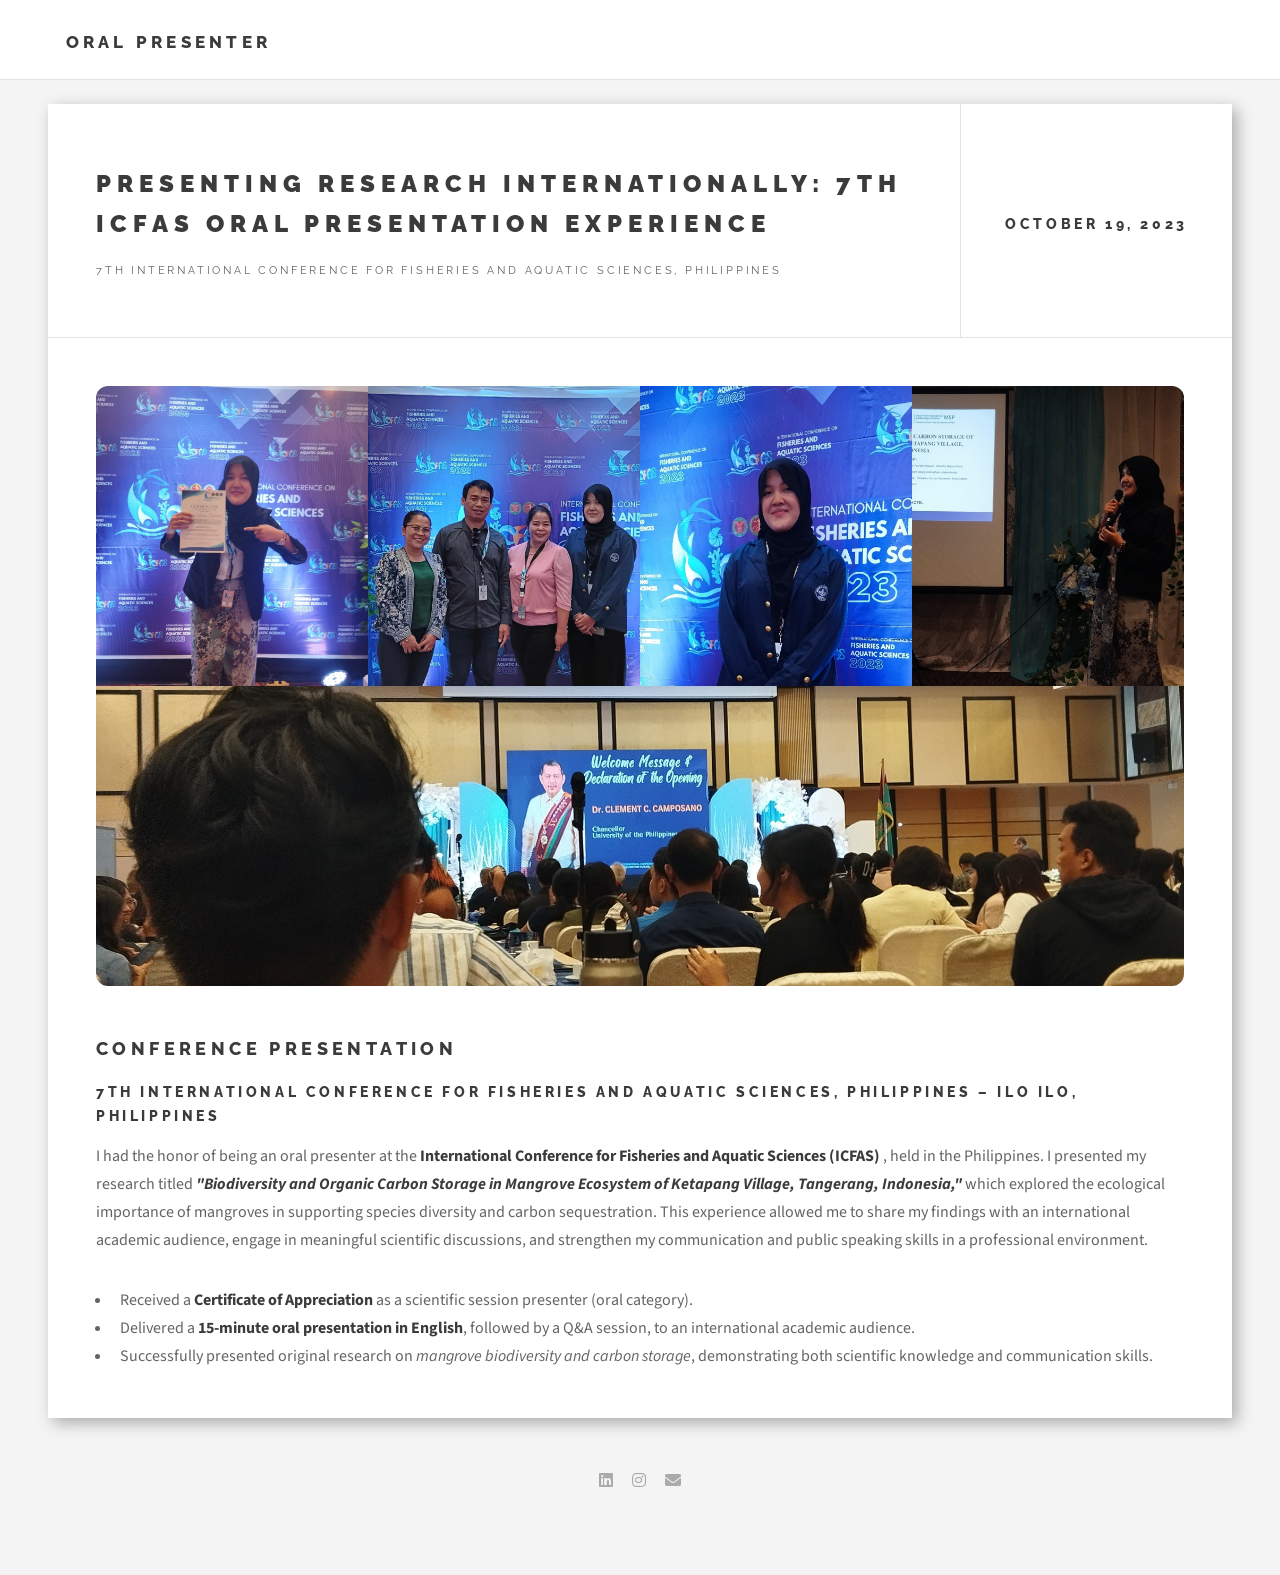
<file: oral.html>
<!DOCTYPE HTML>
<!--
	Future Imperfect by HTML5 UP
	html5up.net | @ajlkn
	Free for personal and commercial use under the CCA 3.0 license (html5up.net/license)
-->
<html>
	<head>
		<title>Oral Presenter</title>
		<meta charset="utf-8" />
		<meta name="viewport" content="width=device-width, initial-scale=1, user-scalable=no" />
		<link rel="stylesheet" href="assets/css/main.css" />
	</head>
	<body class="single is-preload">

		<!-- Wrapper -->
			<div id="wrapper">

				<!-- Header -->
					<header id="header">
						<h1><a href="index.html">Oral Presenter</a></h1>											
					</header>				

				<!-- Main -->
					<div id="main">
						<!-- Post -->
							<article class="post">
								<header>
									<div class="title">
										<h2><a href="#">Presenting Research Internationally: 7th ICFAS Oral Presentation Experience</a></h2>
										<p>7th International Conference for Fisheries and Aquatic Sciences, Philippines</p>
									</div>
									<div class="meta">
										<time class="published" datetime="2015-11-01">October 19, 2023</time>
										
									</div>
								</header>
								<span class="image featured"><img src="images/presenter.jpg" alt="" /></span>
								 <h2>Conference Presentation</h2>
    							<h3>7th International Conference for Fisheries and Aquatic Sciences, Philippines – Ilo Ilo, Philippines</h3>
								<p>I had the honor of being an oral presenter at the <strong>International Conference for Fisheries and Aquatic Sciences (ICFAS)</strong> , held in the Philippines. 
									I presented my research titled <strong><em>"Biodiversity and Organic Carbon Storage in Mangrove Ecosystem of Ketapang Village, Tangerang, Indonesia,"</em></strong> 
									 which explored the ecological importance of mangroves in supporting species diversity and carbon sequestration. 
									This experience allowed me to share my findings with an international academic audience, engage in meaningful scientific discussions, and strengthen my communication and public speaking skills in a professional environment.</p>
								<ul>
										 <li>Received a <strong>Certificate of Appreciation</strong> as a scientific session presenter (oral category).</li>
										<li>Delivered a <strong>15-minute oral presentation in English</strong>, followed by a Q&amp;A session, to an international academic audience.</li>
										<li>Successfully presented original research on <em>mangrove biodiversity and carbon storage</em>, demonstrating both scientific knowledge and communication skills.</li>
								</ul>																
							</article>
					</div>

				<!-- Footer -->
					<section id="footer">
						<ul class="icons">							
							<li><a href="https://www.linkedin.com/in/tabina-irviana-fakhirah-6662421ba?lipi=urn%3Ali%3Apage%3Ad_flagship3_profile_view_base_contact_details%3ByBUQW9QlTkSG3qu9uXUWFw%3D%3D" class="icon brands fa-linkedin"><span class="label">Linkedin</span></a></li>
							<li><a href="https://www.facebook.com/tabinairv?mibextid=ZbWKwL" class="icon brands fa-instagram"><span class="label">Instagram</span></a></li>
							<li><a href="mailto:tabinairviana@gmail.com" class="icon solid fa-envelope"><span class="label">Email</span></a></li>
						</ul>						
					</section>

			</div>

		<!-- Scripts -->
			<script src="assets/js/jquery.min.js"></script>
			<script src="assets/js/browser.min.js"></script>
			<script src="assets/js/breakpoints.min.js"></script>
			<script src="assets/js/util.js"></script>
			<script src="assets/js/main.js"></script>

	</body>
</html>
</file>
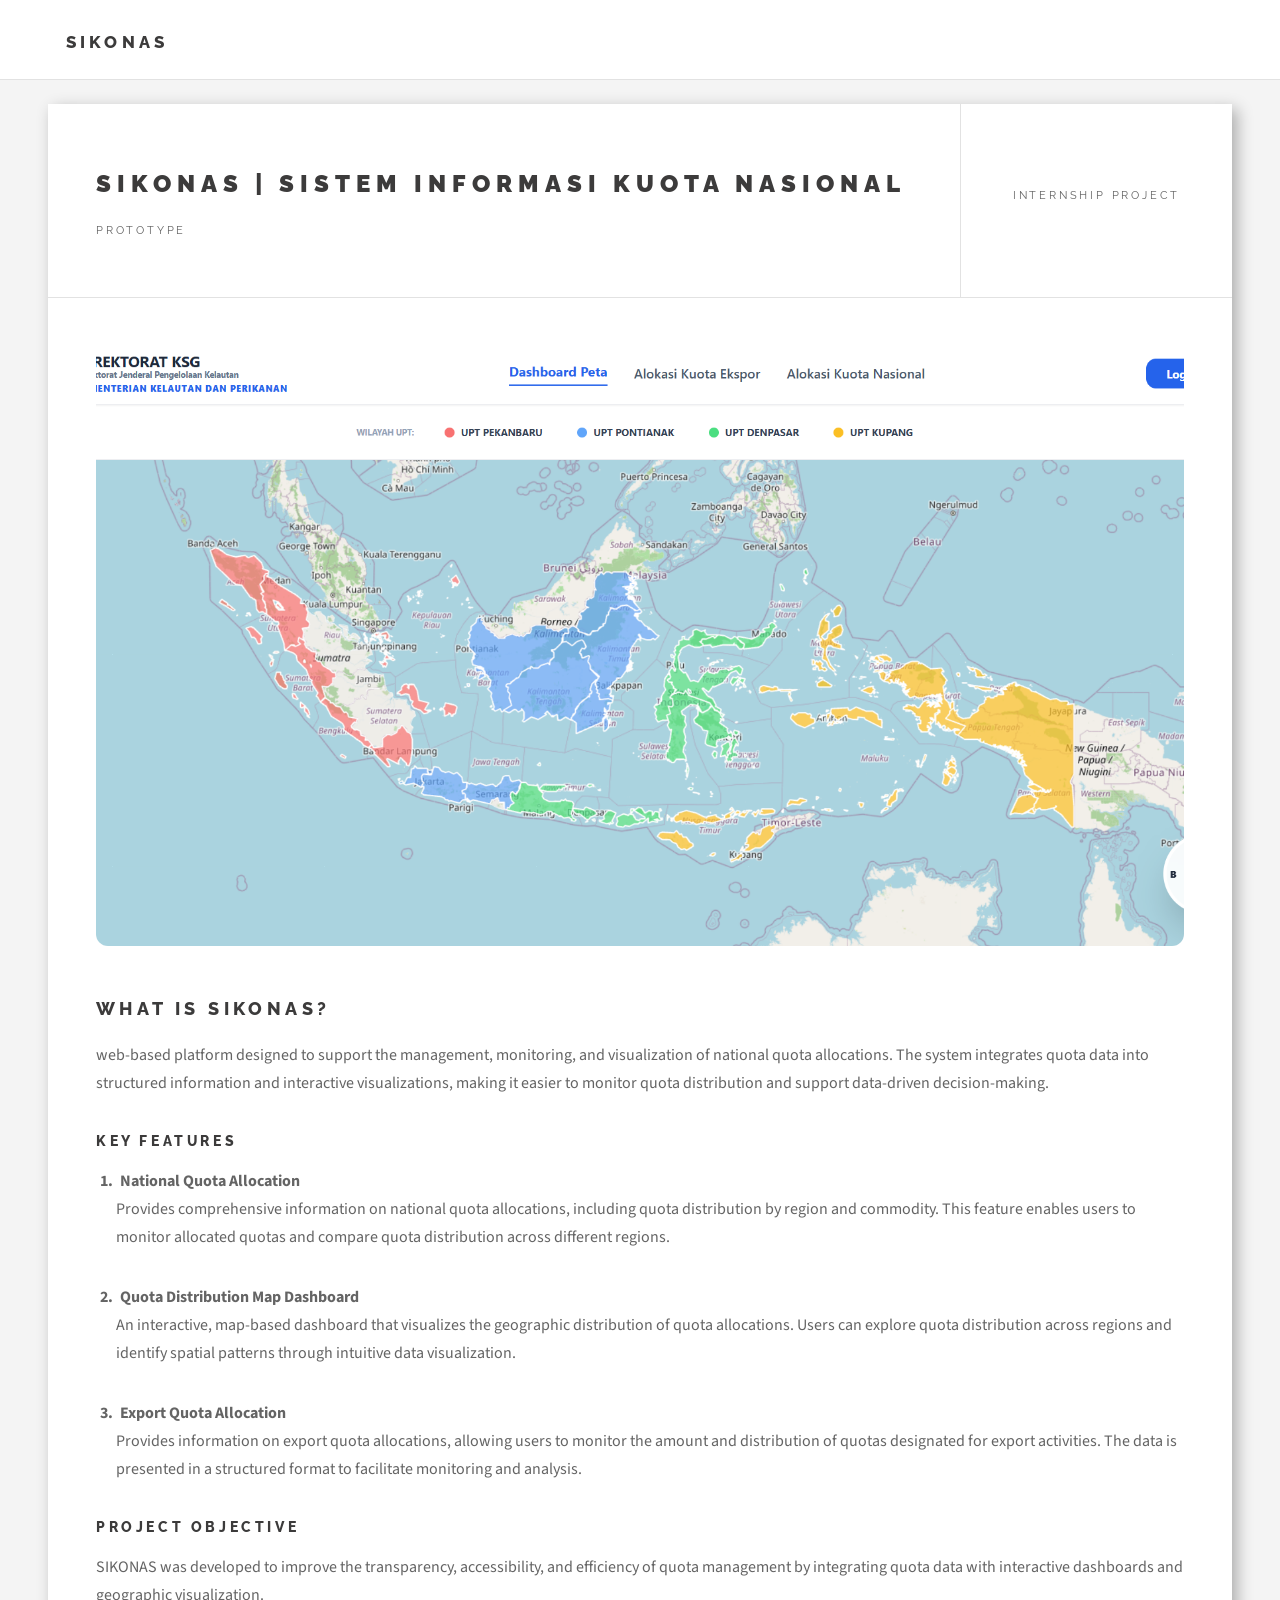
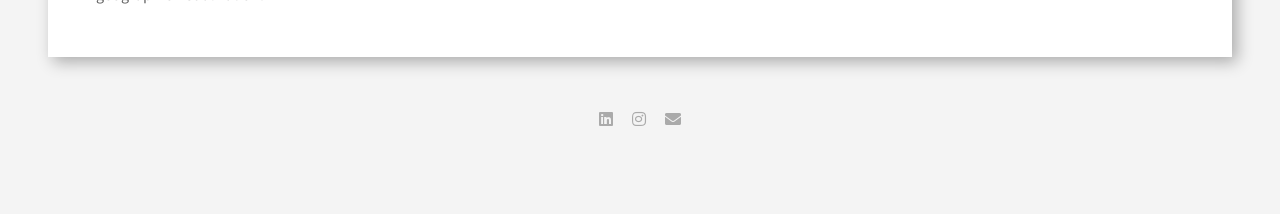
<file: sikonas.html>
<!DOCTYPE HTML>
<!--
	Future Imperfect by HTML5 UP
	html5up.net | @ajlkn
	Free for personal and commercial use under the CCA 3.0 license (html5up.net/license)
-->
<html>
	<head>
		<title>SIKONAS | Sistem Informasi Kuota Nasional</title>
		<meta charset="utf-8" />
		<meta name="viewport" content="width=device-width, initial-scale=1, user-scalable=no" />
		<link rel="stylesheet" href="assets/css/main.css" />
	</head>
	<body class="single is-preload">

		<!-- Wrapper -->
			<div id="wrapper">

				<!-- Header -->
					<header id="header">
						<h1><a href="index.html">sikonas</a></h1>											
					</header>				

				<!-- Main -->
					<div id="main">

						<!-- Post -->
							<article class="post">
								<header>
									<div class="title">
										<h2>SIKONAS | Sistem Informasi Kuota Nasional</h2>
										<p>Prototype</p>
									</div>
									<div class="meta">
										<p>Internship Project</p>
										
									</div>
								</header>
								<div class="image-carousel">
    <div class="image-track">
        <span class="image featured">
            <img src="images/dashboard.png" alt="SIKONAS">
        </span>

        <span class="image featured">
            <img src="images/dashboard-detail.png" alt="SIKONAS">
        </span>

        <span class="image featured">
            <img src="images/kuota-nasional.png" alt="SIKONAS">
        </span>

        <span class="image featured">
            <img src="images/kuota-ekspor.png" alt="SIKONAS">
        </span>
    </div>
</div>
								<h2>What is SIKONAS?</h2>
								<p>web-based platform designed to support the management, monitoring, 
									and visualization of national quota allocations. The system integrates quota data into 
									structured information and interactive visualizations, making it easier to monitor 
									quota distribution and support data-driven decision-making.</p>
								<h3>Key Features</h3>
									<ol>
										<li class="bold">National Quota Allocation</li>
										<p class="SIKONAS">Provides comprehensive information on national quota allocations, including quota 
											distribution by region and commodity. This feature enables users to monitor allocated 
											quotas and compare quota distribution across different regions.</p>
										<li class="bold">Quota Distribution Map Dashboard</li>
										<p class="SIKONAS">An interactive, map-based dashboard that visualizes the geographic distribution 
											of quota allocations. Users can explore quota distribution across regions and identify 
											spatial patterns through intuitive data visualization.</p>
										<li class="bold">Export Quota Allocation</li>
										<p class="SIKONAS">Provides information on export quota allocations, allowing users to monitor the amount 
											and distribution of quotas designated for export activities. The data is presented in a
											structured format to facilitate monitoring and analysis.</p>										
								</ol>				
								<h3>Project Objective</h3>
								<p >SIKONAS was developed to improve the transparency, accessibility, and efficiency of quota 
									management by integrating quota data with interactive dashboards and geographic visualization.</p>
							</article>

					</div>

				<!-- Footer -->
					<section id="footer">
						<ul class="icons">							
							<li><a href="https://www.linkedin.com/in/tabina-irviana-fakhirah-6662421ba?lipi=urn%3Ali%3Apage%3Ad_flagship3_profile_view_base_contact_details%3ByBUQW9QlTkSG3qu9uXUWFw%3D%3D" class="icon brands fa-linkedin"><span class="label">Linkedin</span></a></li>
							<li><a href="https://www.facebook.com/tabinairv?mibextid=ZbWKwL" class="icon brands fa-instagram"><span class="label">Instagram</span></a></li>
							<li><a href="mailto:tabinairviana@gmail.com" class="icon solid fa-envelope"><span class="label">Email</span></a></li>
						</ul>						
					</section>

			</div>

		<!-- Scripts -->
			<script src="assets/js/jquery.min.js"></script>
			<script src="assets/js/browser.min.js"></script>
			<script src="assets/js/breakpoints.min.js"></script>
			<script src="assets/js/util.js"></script>
			<script src="assets/js/main.js"></script>

	</body>
</html>
</file>
<file: assets/css/main.css>
@import url(fontawesome-all.min.css);
@import url("https://fonts.googleapis.com/css?family=Source+Sans+Pro:400,700|Raleway:400,800,900");


html, body, div, span, applet, object,
iframe, h1, h2, h3, h4, h5, h6, p, blockquote,
pre, a, abbr, acronym, address, big, cite,
code, del, dfn, em, img, ins, kbd, q, s, samp,
small, strike, strong, sub, sup, tt, var, b,
u, i, center, dl, dt, dd, ol, ul, li, fieldset,
form, label, legend, table, caption, tbody,
tfoot, thead, tr, th, td, article, aside,
canvas, details, embed, figure, figcaption,
footer, header, hgroup, menu, nav, output, ruby,
section, summary, time, mark, audio, video {
	margin: 0;
	padding: 0;
	border: 0;
	font-size: 100%;
	font: inherit;
	vertical-align: baseline;}

article, aside, details, figcaption, figure,
footer, header, hgroup, menu, nav, section {
	display: block;}

body {
	line-height: 1;
}

ol, ul {
	list-style: none;
}
li.bold{
	font-weight: bold;
}

blockquote, q {
	quotes: none;
}

	blockquote:before, blockquote:after, q:before, q:after {
		content: '';
		content: none;
	}

table {
	border-collapse: collapse;
	border-spacing: 0;
}

body {
	-webkit-text-size-adjust: none;
}

mark {
	background-color: transparent;
	color: inherit;
}

input::-moz-focus-inner {
	border: 0;
	padding: 0;
}

input, select, textarea {
	-moz-appearance: none;
	-webkit-appearance: none;
	-ms-appearance: none;
	appearance: none;
}

/* Basic */

	@-ms-viewport {
		width: device-width;
	}

	body {
		-ms-overflow-style: scrollbar;
	}

	@media screen and (max-width: 480px) {

		html, body {
			min-width: 320px;
		}

	}

	html {
		box-sizing: border-box;
	}

	*, *:before, *:after {
		box-sizing: inherit;
	}

	body {
		background: #f4f4f4;

	}
	

		body.is-preload *, body.is-preload *:before, body.is-preload *:after {
			-moz-animation: none !important;
			-webkit-animation: none !important;
			-ms-animation: none !important;
			animation: none !important;
			-moz-transition: none !important;
			-webkit-transition: none !important;
			-ms-transition: none !important;
			transition: none !important;
		}

/* Type */

	body, input, select, textarea {
		color: #646464;
		font-family: "Source Sans Pro", Helvetica, sans-serif;
		font-size: 14pt;
		font-weight: 400;
		line-height: 1.75;
	}

		@media screen and (max-width: 1680px) {

			body, input, select, textarea {
				font-size: 12pt;
			}

		}

		@media screen and (max-width: 1280px) {

			body, input, select, textarea {
				font-size: 12pt;
			}

		}

		@media screen and (max-width: 980px) {

			body, input, select, textarea {
				font-size: 12pt;
			}

		}

		@media screen and (max-width: 736px) {

			body, input, select, textarea {
				font-size: 12pt;
			}

		}

		@media screen and (max-width: 480px) {

			body, input, select, textarea {
				font-size: 12pt;
			}

		}

	a {
		-moz-transition: color 0.2s ease, border-bottom-color 0.2s ease;
		-webkit-transition: color 0.2s ease, border-bottom-color 0.2s ease;
		-ms-transition: color 0.2s ease, border-bottom-color 0.2s ease;
		transition: color 0.2s ease, border-bottom-color 0.2s ease;
		border-bottom: dotted 1px rgba(160, 160, 160, 0.65);
		color: inherit;
		text-decoration: none;
	}

		a:before {
			-moz-transition: color 0.2s ease;
			-webkit-transition: color 0.2s ease;
			-ms-transition: color 0.2s ease;
			transition: color 0.2s ease;
		}

		a:hover {
			border-bottom-color: transparent;
			color: #2ebaae !important;
		}

			a:hover:before {
				color: #2ebaae !important;
			}

	strong, b {
		color: #3c3b3b;
		font-weight: 700;
	}

	em, i {
		font-style: italic;
	}

	p {
		margin: 0 0 2em 0;
	}
	p.sikonas{
		margin: 0 0 0 0;
	}
	h1, h2, h3, h4, h5, h6 {
		color: #3c3b3b;
		font-family: "Raleway", Helvetica, sans-serif;
		font-weight: 800;
		letter-spacing: 0.25em;
		line-height: 1.65;
		margin: 0 0 1em 0;
		text-transform: uppercase;
	}

		h1 a, h2 a, h3 a, h4 a, h5 a, h6 a {
			color: inherit;
			border-bottom: 0;
		}

	h2 {
		font-size: 1.1em;
	}

	h3 {
		font-size: 0.9em;
	}

	h4 {
		font-size: 0.7em;
	}

	h5 {
		font-size: 0.7em;
	}

	h6 {
		font-size: 0.7em;
	}

	sub {
		font-size: 0.8em;
		position: relative;
		top: 0.5em;
	}

	sup {
		font-size: 0.8em;
		position: relative;
		top: -0.5em;
	}

	blockquote {
		border-left: solid 4px rgba(160, 160, 160, 0.3);
		font-style: italic;
		margin: 0 0 2em 0;
		padding: 0.5em 0 0.5em 2em;
	}

	code {
		background: rgba(160, 160, 160, 0.075);
		border: solid 1px rgba(160, 160, 160, 0.3);
		font-family: "Courier New", monospace;
		font-size: 0.9em;
		margin: 0 0.25em;
		padding: 0.25em 0.65em;
	}

	pre {
		-webkit-overflow-scrolling: touch;
		font-family: "Courier New", monospace;
		font-size: 0.9em;
		margin: 0 0 2em 0;
	}

		pre code {
			display: block;
			line-height: 1.75em;
			padding: 1em 1.5em;
			overflow-x: auto;
		}

	hr {
		border: 0;
		border-bottom: solid 1px rgba(160, 160, 160, 0.3);
		margin: 2em 0;
	}

		hr.major {
			margin: 3em 0;
		}

	.align-left {
		text-align: left;
	}

	.align-center {
		text-align: center;
	}

	.align-right {
		text-align: right;
	}

/* Row */

	.row {
		display: flex;
		flex-wrap: wrap;
		box-sizing: border-box;
		align-items: stretch;
	}

		.row > * {
			box-sizing: border-box;
		}

		.row.gtr-uniform > * > :last-child {
			margin-bottom: 0;
		}

		.row.aln-left {
			justify-content: flex-start;
		}

		.row.aln-center {
			justify-content: center;
		}

		.row.aln-right {
			justify-content: flex-end;
		}

		.row.aln-top {
			align-items: flex-start;
		}

		.row.aln-middle {
			align-items: center;
		}

		.row.aln-bottom {
			align-items: flex-end;
		}

		.row > .imp {
			order: -1;
		}

		.row > .col-1 {
			width: 8.33333%;
		}

		.row > .off-1 {
			margin-left: 8.33333%;
		}

		.row > .col-2 {
			width: 16.66667%;
		}

		.row > .off-2 {
			margin-left: 16.66667%;
		}

		.row > .col-3 {
			width: 25%;
		}

		.row > .off-3 {
			margin-left: 25%;
		}

		.row > .col-4 {
			width: 33.33333%;
		}

		.row > .off-4 {
			margin-left: 33.33333%;
		}

		.row > .col-5 {
			width: 41.66667%;
		}

		.row > .off-5 {
			margin-left: 41.66667%;
		}

		.row > .col-6 {
			width: 50%;
		}

		.row > .off-6 {
			margin-left: 50%;
		}

		.row > .col-7 {
			width: 58.33333%;
		}

		.row > .off-7 {
			margin-left: 58.33333%;
		}

		.row > .col-8 {
			width: 66.66667%;
		}

		.row > .off-8 {
			margin-left: 66.66667%;
		}

		.row > .col-9 {
			width: 75%;
		}

		.row > .off-9 {
			margin-left: 75%;
		}

		.row > .col-10 {
			width: 83.33333%;
		}

		.row > .off-10 {
			margin-left: 83.33333%;
		}

		.row > .col-11 {
			width: 91.66667%;
		}

		.row > .off-11 {
			margin-left: 91.66667%;
		}

		.row > .col-12 {
			width: 100%;
		}

		.row > .off-12 {
			margin-left: 100%;
		}

		.row.gtr-0 {
			margin-top: 0;
			margin-left: 0em;
		}

			.row.gtr-0 > * {
				padding: 0 0 0 0em;
			}

			.row.gtr-0.gtr-uniform {
				margin-top: 0em;
			}

				.row.gtr-0.gtr-uniform > * {
					padding-top: 0em;
				}

		.row.gtr-25 {
			margin-top: 0;
			margin-left: -0.25em;
		}

			.row.gtr-25 > * {
				padding: 0 0 0 0.25em;
			}

			.row.gtr-25.gtr-uniform {
				margin-top: -0.25em;
			}

				.row.gtr-25.gtr-uniform > * {
					padding-top: 0.25em;
				}

		.row.gtr-50 {
			margin-top: 0;
			margin-left: -0.5em;
		}

			.row.gtr-50 > * {
				padding: 0 0 0 0.5em;
			}

			.row.gtr-50.gtr-uniform {
				margin-top: -0.5em;
			}

				.row.gtr-50.gtr-uniform > * {
					padding-top: 0.5em;
				}

		.row {
			margin-top: 0;
			margin-left: -1em;
		}

			.row > * {
				padding: 0 0 0 1em;
			}

			.row.gtr-uniform {
				margin-top: -1em;
			}

				.row.gtr-uniform > * {
					padding-top: 1em;
				}

		.row.gtr-150 {
			margin-top: 0;
			margin-left: -1.5em;
		}

			.row.gtr-150 > * {
				padding: 0 0 0 1.5em;
			}

			.row.gtr-150.gtr-uniform {
				margin-top: -1.5em;
			}

				.row.gtr-150.gtr-uniform > * {
					padding-top: 1.5em;
				}

		.row.gtr-200 {
			margin-top: 0;
			margin-left: -2em;
		}

			.row.gtr-200 > * {
				padding: 0 0 0 2em;
			}

			.row.gtr-200.gtr-uniform {
				margin-top: -2em;
			}

				.row.gtr-200.gtr-uniform > * {
					padding-top: 2em;
				}

		@media screen and (max-width: 1680px) {

			.row {
				display: flex;
				flex-wrap: wrap;
				box-sizing: border-box;
				align-items: stretch;
			}

				.row > * {
					box-sizing: border-box;
				}

				.row.gtr-uniform > * > :last-child {
					margin-bottom: 0;
				}

				.row.aln-left {
					justify-content: flex-start;
				}

				.row.aln-center {
					justify-content: center;
				}

				.row.aln-right {
					justify-content: flex-end;
				}

				.row.aln-top {
					align-items: flex-start;
				}

				.row.aln-middle {
					align-items: center;
				}

				.row.aln-bottom {
					align-items: flex-end;
				}

				.row > .imp-xlarge {
					order: -1;
				}

				.row > .col-1-xlarge {
					width: 8.33333%;
				}

				.row > .off-1-xlarge {
					margin-left: 8.33333%;
				}

				.row > .col-2-xlarge {
					width: 16.66667%;
				}

				.row > .off-2-xlarge {
					margin-left: 16.66667%;
				}

				.row > .col-3-xlarge {
					width: 25%;
				}

				.row > .off-3-xlarge {
					margin-left: 25%;
				}

				.row > .col-4-xlarge {
					width: 33.33333%;
				}

				.row > .off-4-xlarge {
					margin-left: 33.33333%;
				}

				.row > .col-5-xlarge {
					width: 41.66667%;
				}

				.row > .off-5-xlarge {
					margin-left: 41.66667%;
				}

				.row > .col-6-xlarge {
					width: 50%;
				}

				.row > .off-6-xlarge {
					margin-left: 50%;
				}

				.row > .col-7-xlarge {
					width: 58.33333%;
				}

				.row > .off-7-xlarge {
					margin-left: 58.33333%;
				}

				.row > .col-8-xlarge {
					width: 66.66667%;
				}

				.row > .off-8-xlarge {
					margin-left: 66.66667%;
				}

				.row > .col-9-xlarge {
					width: 75%;
				}

				.row > .off-9-xlarge {
					margin-left: 75%;
				}

				.row > .col-10-xlarge {
					width: 83.33333%;
				}

				.row > .off-10-xlarge {
					margin-left: 83.33333%;
				}

				.row > .col-11-xlarge {
					width: 91.66667%;
				}

				.row > .off-11-xlarge {
					margin-left: 91.66667%;
				}

				.row > .col-12-xlarge {
					width: 100%;
				}

				.row > .off-12-xlarge {
					margin-left: 100%;
				}

				.row.gtr-0 {
					margin-top: 0;
					margin-left: 0em;
				}

					.row.gtr-0 > * {
						padding: 0 0 0 0em;
					}

					.row.gtr-0.gtr-uniform {
						margin-top: 0em;
					}

						.row.gtr-0.gtr-uniform > * {
							padding-top: 0em;
						}

				.row.gtr-25 {
					margin-top: 0;
					margin-left: -0.25em;
				}

					.row.gtr-25 > * {
						padding: 0 0 0 0.25em;
					}

					.row.gtr-25.gtr-uniform {
						margin-top: -0.25em;
					}

						.row.gtr-25.gtr-uniform > * {
							padding-top: 0.25em;
						}

				.row.gtr-50 {
					margin-top: 0;
					margin-left: -0.5em;
				}

					.row.gtr-50 > * {
						padding: 0 0 0 0.5em;
					}

					.row.gtr-50.gtr-uniform {
						margin-top: -0.5em;
					}

						.row.gtr-50.gtr-uniform > * {
							padding-top: 0.5em;
						}

				.row {
					margin-top: 0;
					margin-left: -1em;
				}

					.row > * {
						padding: 0 0 0 1em;
					}

					.row.gtr-uniform {
						margin-top: -1em;
					}

						.row.gtr-uniform > * {
							padding-top: 1em;
						}

				.row.gtr-150 {
					margin-top: 0;
					margin-left: -1.5em;
				}

					.row.gtr-150 > * {
						padding: 0 0 0 1.5em;
					}

					.row.gtr-150.gtr-uniform {
						margin-top: -1.5em;
					}

						.row.gtr-150.gtr-uniform > * {
							padding-top: 1.5em;
						}

				.row.gtr-200 {
					margin-top: 0;
					margin-left: -2em;
				}

					.row.gtr-200 > * {
						padding: 0 0 0 2em;
					}

					.row.gtr-200.gtr-uniform {
						margin-top: -2em;
					}

						.row.gtr-200.gtr-uniform > * {
							padding-top: 2em;
						}

		}

		@media screen and (max-width: 1280px) {

			.row {
				display: flex;
				flex-wrap: wrap;
				box-sizing: border-box;
				align-items: stretch;
			}

				.row > * {
					box-sizing: border-box;
				}

				.row.gtr-uniform > * > :last-child {
					margin-bottom: 0;
				}

				.row.aln-left {
					justify-content: flex-start;
				}

				.row.aln-center {
					justify-content: center;
				}

				.row.aln-right {
					justify-content: flex-end;
				}

				.row.aln-top {
					align-items: flex-start;
				}

				.row.aln-middle {
					align-items: center;
				}

				.row.aln-bottom {
					align-items: flex-end;
				}

				.row > .imp-large {
					order: -1;
				}

				.row > .col-1-large {
					width: 8.33333%;
				}

				.row > .off-1-large {
					margin-left: 8.33333%;
				}

				.row > .col-2-large {
					width: 16.66667%;
				}

				.row > .off-2-large {
					margin-left: 16.66667%;
				}

				.row > .col-3-large {
					width: 25%;
				}

				.row > .off-3-large {
					margin-left: 25%;
				}

				.row > .col-4-large {
					width: 33.33333%;
				}

				.row > .off-4-large {
					margin-left: 33.33333%;
				}

				.row > .col-5-large {
					width: 41.66667%;
				}

				.row > .off-5-large {
					margin-left: 41.66667%;
				}

				.row > .col-6-large {
					width: 50%;
				}

				.row > .off-6-large {
					margin-left: 50%;
				}

				.row > .col-7-large {
					width: 58.33333%;
				}

				.row > .off-7-large {
					margin-left: 58.33333%;
				}

				.row > .col-8-large {
					width: 66.66667%;
				}

				.row > .off-8-large {
					margin-left: 66.66667%;
				}

				.row > .col-9-large {
					width: 75%;
				}

				.row > .off-9-large {
					margin-left: 75%;
				}

				.row > .col-10-large {
					width: 83.33333%;
				}

				.row > .off-10-large {
					margin-left: 83.33333%;
				}

				.row > .col-11-large {
					width: 91.66667%;
				}

				.row > .off-11-large {
					margin-left: 91.66667%;
				}

				.row > .col-12-large {
					width: 100%;
				}

				.row > .off-12-large {
					margin-left: 100%;
				}

				.row.gtr-0 {
					margin-top: 0;
					margin-left: 0em;
				}

					.row.gtr-0 > * {
						padding: 0 0 0 0em;
					}

					.row.gtr-0.gtr-uniform {
						margin-top: 0em;
					}

						.row.gtr-0.gtr-uniform > * {
							padding-top: 0em;
						}

				.row.gtr-25 {
					margin-top: 0;
					margin-left: -0.25em;
				}

					.row.gtr-25 > * {
						padding: 0 0 0 0.25em;
					}

					.row.gtr-25.gtr-uniform {
						margin-top: -0.25em;
					}

						.row.gtr-25.gtr-uniform > * {
							padding-top: 0.25em;
						}

				.row.gtr-50 {
					margin-top: 0;
					margin-left: -0.5em;
				}

					.row.gtr-50 > * {
						padding: 0 0 0 0.5em;
					}

					.row.gtr-50.gtr-uniform {
						margin-top: -0.5em;
					}

						.row.gtr-50.gtr-uniform > * {
							padding-top: 0.5em;
						}

				.row {
					margin-top: 0;
					margin-left: -1em;
				}

					.row > * {
						padding: 0 0 0 1em;
					}

					.row.gtr-uniform {
						margin-top: -1em;
					}

						.row.gtr-uniform > * {
							padding-top: 1em;
						}

				.row.gtr-150 {
					margin-top: 0;
					margin-left: -1.5em;
				}

					.row.gtr-150 > * {
						padding: 0 0 0 1.5em;
					}

					.row.gtr-150.gtr-uniform {
						margin-top: -1.5em;
					}

						.row.gtr-150.gtr-uniform > * {
							padding-top: 1.5em;
						}

				.row.gtr-200 {
					margin-top: 0;
					margin-left: -2em;
				}

					.row.gtr-200 > * {
						padding: 0 0 0 2em;
					}

					.row.gtr-200.gtr-uniform {
						margin-top: -2em;
					}

						.row.gtr-200.gtr-uniform > * {
							padding-top: 2em;
						}

		}

		@media screen and (max-width: 980px) {

			.row {
				display: flex;
				flex-wrap: wrap;
				box-sizing: border-box;
				align-items: stretch;
			}

				.row > * {
					box-sizing: border-box;
				}

				.row.gtr-uniform > * > :last-child {
					margin-bottom: 0;
				}

				.row.aln-left {
					justify-content: flex-start;
				}

				.row.aln-center {
					justify-content: center;
				}

				.row.aln-right {
					justify-content: flex-end;
				}

				.row.aln-top {
					align-items: flex-start;
				}

				.row.aln-middle {
					align-items: center;
				}

				.row.aln-bottom {
					align-items: flex-end;
				}

				.row > .imp-medium {
					order: -1;
				}

				.row > .col-1-medium {
					width: 8.33333%;
				}

				.row > .off-1-medium {
					margin-left: 8.33333%;
				}

				.row > .col-2-medium {
					width: 16.66667%;
				}

				.row > .off-2-medium {
					margin-left: 16.66667%;
				}

				.row > .col-3-medium {
					width: 25%;
				}

				.row > .off-3-medium {
					margin-left: 25%;
				}

				.row > .col-4-medium {
					width: 33.33333%;
				}

				.row > .off-4-medium {
					margin-left: 33.33333%;
				}

				.row > .col-5-medium {
					width: 41.66667%;
				}

				.row > .off-5-medium {
					margin-left: 41.66667%;
				}

				.row > .col-6-medium {
					width: 50%;
				}

				.row > .off-6-medium {
					margin-left: 50%;
				}

				.row > .col-7-medium {
					width: 58.33333%;
				}

				.row > .off-7-medium {
					margin-left: 58.33333%;
				}

				.row > .col-8-medium {
					width: 66.66667%;
				}

				.row > .off-8-medium {
					margin-left: 66.66667%;
				}

				.row > .col-9-medium {
					width: 75%;
				}

				.row > .off-9-medium {
					margin-left: 75%;
				}

				.row > .col-10-medium {
					width: 83.33333%;
				}

				.row > .off-10-medium {
					margin-left: 83.33333%;
				}

				.row > .col-11-medium {
					width: 91.66667%;
				}

				.row > .off-11-medium {
					margin-left: 91.66667%;
				}

				.row > .col-12-medium {
					width: 100%;
				}

				.row > .off-12-medium {
					margin-left: 100%;
				}

				.row.gtr-0 {
					margin-top: 0;
					margin-left: 0em;
				}

					.row.gtr-0 > * {
						padding: 0 0 0 0em;
					}

					.row.gtr-0.gtr-uniform {
						margin-top: 0em;
					}

						.row.gtr-0.gtr-uniform > * {
							padding-top: 0em;
						}

				.row.gtr-25 {
					margin-top: 0;
					margin-left: -0.25em;
				}

					.row.gtr-25 > * {
						padding: 0 0 0 0.25em;
					}

					.row.gtr-25.gtr-uniform {
						margin-top: -0.25em;
					}

						.row.gtr-25.gtr-uniform > * {
							padding-top: 0.25em;
						}

				.row.gtr-50 {
					margin-top: 0;
					margin-left: -0.5em;
				}

					.row.gtr-50 > * {
						padding: 0 0 0 0.5em;
					}

					.row.gtr-50.gtr-uniform {
						margin-top: -0.5em;
					}

						.row.gtr-50.gtr-uniform > * {
							padding-top: 0.5em;
						}

				.row {
					margin-top: 0;
					margin-left: -1em;
				}

					.row > * {
						padding: 0 0 0 1em;
					}

					.row.gtr-uniform {
						margin-top: -1em;
					}

						.row.gtr-uniform > * {
							padding-top: 1em;
						}

				.row.gtr-150 {
					margin-top: 0;
					margin-left: -1.5em;
				}

					.row.gtr-150 > * {
						padding: 0 0 0 1.5em;
					}

					.row.gtr-150.gtr-uniform {
						margin-top: -1.5em;
					}

						.row.gtr-150.gtr-uniform > * {
							padding-top: 1.5em;
						}

				.row.gtr-200 {
					margin-top: 0;
					margin-left: -2em;
				}

					.row.gtr-200 > * {
						padding: 0 0 0 2em;
					}

					.row.gtr-200.gtr-uniform {
						margin-top: -2em;
					}

						.row.gtr-200.gtr-uniform > * {
							padding-top: 2em;
						}

		}

		@media screen and (max-width: 736px) {

			.row {
				display: flex;
				flex-wrap: wrap;
				box-sizing: border-box;
				align-items: stretch;
			}

				.row > * {
					box-sizing: border-box;
				}

				.row.gtr-uniform > * > :last-child {
					margin-bottom: 0;
				}

				.row.aln-left {
					justify-content: flex-start;
				}

				.row.aln-center {
					justify-content: center;
				}

				.row.aln-right {
					justify-content: flex-end;
				}

				.row.aln-top {
					align-items: flex-start;
				}

				.row.aln-middle {
					align-items: center;
				}

				.row.aln-bottom {
					align-items: flex-end;
				}

				.row > .imp-small {
					order: -1;
				}

				.row > .col-1-small {
					width: 8.33333%;
				}

				.row > .off-1-small {
					margin-left: 8.33333%;
				}

				.row > .col-2-small {
					width: 16.66667%;
				}

				.row > .off-2-small {
					margin-left: 16.66667%;
				}

				.row > .col-3-small {
					width: 25%;
				}

				.row > .off-3-small {
					margin-left: 25%;
				}

				.row > .col-4-small {
					width: 33.33333%;
				}

				.row > .off-4-small {
					margin-left: 33.33333%;
				}

				.row > .col-5-small {
					width: 41.66667%;
				}

				.row > .off-5-small {
					margin-left: 41.66667%;
				}

				.row > .col-6-small {
					width: 50%;
				}

				.row > .off-6-small {
					margin-left: 50%;
				}

				.row > .col-7-small {
					width: 58.33333%;
				}

				.row > .off-7-small {
					margin-left: 58.33333%;
				}

				.row > .col-8-small {
					width: 66.66667%;
				}

				.row > .off-8-small {
					margin-left: 66.66667%;
				}

				.row > .col-9-small {
					width: 75%;
				}

				.row > .off-9-small {
					margin-left: 75%;
				}

				.row > .col-10-small {
					width: 83.33333%;
				}

				.row > .off-10-small {
					margin-left: 83.33333%;
				}

				.row > .col-11-small {
					width: 91.66667%;
				}

				.row > .off-11-small {
					margin-left: 91.66667%;
				}

				.row > .col-12-small {
					width: 100%;
				}

				.row > .off-12-small {
					margin-left: 100%;
				}

				.row.gtr-0 {
					margin-top: 0;
					margin-left: 0em;
				}

					.row.gtr-0 > * {
						padding: 0 0 0 0em;
					}

					.row.gtr-0.gtr-uniform {
						margin-top: 0em;
					}

						.row.gtr-0.gtr-uniform > * {
							padding-top: 0em;
						}

				.row.gtr-25 {
					margin-top: 0;
					margin-left: -0.25em;
				}

					.row.gtr-25 > * {
						padding: 0 0 0 0.25em;
					}

					.row.gtr-25.gtr-uniform {
						margin-top: -0.25em;
					}

						.row.gtr-25.gtr-uniform > * {
							padding-top: 0.25em;
						}

				.row.gtr-50 {
					margin-top: 0;
					margin-left: -0.5em;
				}

					.row.gtr-50 > * {
						padding: 0 0 0 0.5em;
					}

					.row.gtr-50.gtr-uniform {
						margin-top: -0.5em;
					}

						.row.gtr-50.gtr-uniform > * {
							padding-top: 0.5em;
						}

				.row {
					margin-top: 0;
					margin-left: -1em;
				}

					.row > * {
						padding: 0 0 0 1em;
					}

					.row.gtr-uniform {
						margin-top: -1em;
					}

						.row.gtr-uniform > * {
							padding-top: 1em;
						}

				.row.gtr-150 {
					margin-top: 0;
					margin-left: -1.5em;
				}

					.row.gtr-150 > * {
						padding: 0 0 0 1.5em;
					}

					.row.gtr-150.gtr-uniform {
						margin-top: -1.5em;
					}

						.row.gtr-150.gtr-uniform > * {
							padding-top: 1.5em;
						}

				.row.gtr-200 {
					margin-top: 0;
					margin-left: -2em;
				}

					.row.gtr-200 > * {
						padding: 0 0 0 2em;
					}

					.row.gtr-200.gtr-uniform {
						margin-top: -2em;
					}

						.row.gtr-200.gtr-uniform > * {
							padding-top: 2em;
						}

		}

		@media screen and (max-width: 480px) {

			.row {
				display: flex;
				flex-wrap: wrap;
				box-sizing: border-box;
				align-items: stretch;
			}

				.row > * {
					box-sizing: border-box;
				}

				.row.gtr-uniform > * > :last-child {
					margin-bottom: 0;
				}

				.row.aln-left {
					justify-content: flex-start;
				}

				.row.aln-center {
					justify-content: center;
				}

				.row.aln-right {
					justify-content: flex-end;
				}

				.row.aln-top {
					align-items: flex-start;
				}

				.row.aln-middle {
					align-items: center;
				}

				.row.aln-bottom {
					align-items: flex-end;
				}

				.row > .imp-xsmall {
					order: -1;
				}

				.row > .col-1-xsmall {
					width: 8.33333%;
				}

				.row > .off-1-xsmall {
					margin-left: 8.33333%;
				}

				.row > .col-2-xsmall {
					width: 16.66667%;
				}

				.row > .off-2-xsmall {
					margin-left: 16.66667%;
				}

				.row > .col-3-xsmall {
					width: 25%;
				}

				.row > .off-3-xsmall {
					margin-left: 25%;
				}

				.row > .col-4-xsmall {
					width: 33.33333%;
				}

				.row > .off-4-xsmall {
					margin-left: 33.33333%;
				}

				.row > .col-5-xsmall {
					width: 41.66667%;
				}

				.row > .off-5-xsmall {
					margin-left: 41.66667%;
				}

				.row > .col-6-xsmall {
					width: 50%;
				}

				.row > .off-6-xsmall {
					margin-left: 50%;
				}

				.row > .col-7-xsmall {
					width: 58.33333%;
				}

				.row > .off-7-xsmall {
					margin-left: 58.33333%;
				}

				.row > .col-8-xsmall {
					width: 66.66667%;
				}

				.row > .off-8-xsmall {
					margin-left: 66.66667%;
				}

				.row > .col-9-xsmall {
					width: 75%;
				}

				.row > .off-9-xsmall {
					margin-left: 75%;
				}

				.row > .col-10-xsmall {
					width: 83.33333%;
				}

				.row > .off-10-xsmall {
					margin-left: 83.33333%;
				}

				.row > .col-11-xsmall {
					width: 91.66667%;
				}

				.row > .off-11-xsmall {
					margin-left: 91.66667%;
				}

				.row > .col-12-xsmall {
					width: 100%;
				}

				.row > .off-12-xsmall {
					margin-left: 100%;
				}

				.row.gtr-0 {
					margin-top: 0;
					margin-left: 0em;
				}

					.row.gtr-0 > * {
						padding: 0 0 0 0em;
					}

					.row.gtr-0.gtr-uniform {
						margin-top: 0em;
					}

						.row.gtr-0.gtr-uniform > * {
							padding-top: 0em;
						}

				.row.gtr-25 {
					margin-top: 0;
					margin-left: -0.25em;
				}

					.row.gtr-25 > * {
						padding: 0 0 0 0.25em;
					}

					.row.gtr-25.gtr-uniform {
						margin-top: -0.25em;
					}

						.row.gtr-25.gtr-uniform > * {
							padding-top: 0.25em;
						}

				.row.gtr-50 {
					margin-top: 0;
					margin-left: -0.5em;
				}

					.row.gtr-50 > * {
						padding: 0 0 0 0.5em;
					}

					.row.gtr-50.gtr-uniform {
						margin-top: -0.5em;
					}

						.row.gtr-50.gtr-uniform > * {
							padding-top: 0.5em;
						}

				.row {
					margin-top: 0;
					margin-left: -1em;
				}

					.row > * {
						padding: 0 0 0 1em;
					}

					.row.gtr-uniform {
						margin-top: -1em;
					}

						.row.gtr-uniform > * {
							padding-top: 1em;
						}

				.row.gtr-150 {
					margin-top: 0;
					margin-left: -1.5em;
				}

					.row.gtr-150 > * {
						padding: 0 0 0 1.5em;
					}

					.row.gtr-150.gtr-uniform {
						margin-top: -1.5em;
					}

						.row.gtr-150.gtr-uniform > * {
							padding-top: 1.5em;
						}

				.row.gtr-200 {
					margin-top: 0;
					margin-left: -2em;
				}

					.row.gtr-200 > * {
						padding: 0 0 0 2em;
					}

					.row.gtr-200.gtr-uniform {
						margin-top: -2em;
					}

						.row.gtr-200.gtr-uniform > * {
							padding-top: 2em;
						}

		}

/* Author */

	.author {
		display: -moz-flex;
		display: -webkit-flex;
		display: -ms-flex;
		display: flex;
		-moz-flex-direction: row;
		-webkit-flex-direction: row;
		-ms-flex-direction: row;
		flex-direction: row;
		-moz-align-items: center;
		-webkit-align-items: center;
		-ms-align-items: center;
		align-items: center;
		-moz-justify-content: -moz-flex-end;
		-webkit-justify-content: -webkit-flex-end;
		-ms-justify-content: -ms-flex-end;
		justify-content: flex-end;
		border-bottom: 0;
		font-family: "Raleway", Helvetica, sans-serif;
		font-size: 0.6em;
		font-weight: 400;
		letter-spacing: 0.25em;
		text-transform: uppercase;
		white-space: nowrap;
	}

		.author .name {
			-moz-transition: border-bottom-color 0.2s ease;
			-webkit-transition: border-bottom-color 0.2s ease;
			-ms-transition: border-bottom-color 0.2s ease;
			transition: border-bottom-color 0.2s ease;
			border-bottom: dotted 1px rgba(160, 160, 160, 0.65);
			display: block;
			margin: 0 1.5em 0 0;
		}

		.author img {
			border-radius: 100%;
			display: block;
			width: 4em;
		}

		.author:hover .name {
			border-bottom-color: transparent;
		}

/* Blurb */

	.blurb h2 {
		font-size: 0.8em;
		margin: 0 0 1.5em 0;
	}

	.blurb h3 {
		font-size: 0.7em;
		
	}

	.blurb p {
		font-size: 0.9em;
		text-align: justify;
	}

/* Box */

	.box {
		border: solid 1px rgba(160, 160, 160, 0.3);
		margin-bottom: 2em;
		padding: 1.5em;
	}

		.box > :last-child,
		.box > :last-child > :last-child,
		.box > :last-child > :last-child > :last-child {
			margin-bottom: 0;
		}

		.box.alt {
			border: 0;
			border-radius: 0;
			padding: 0;
		}

/* Button */

	input[type="submit"],
	input[type="reset"],
	input[type="button"],
	button,
	.button {
		-moz-appearance: none;
		-webkit-appearance: none;
		-ms-appearance: none;
		appearance: none;
		-moz-transition: background-color 0.2s ease, box-shadow 0.2s ease, color 0.2s ease;
		-webkit-transition: background-color 0.2s ease, box-shadow 0.2s ease, color 0.2s ease;
		-ms-transition: background-color 0.2s ease, box-shadow 0.2s ease, color 0.2s ease;
		transition: background-color 0.2s ease, box-shadow 0.2s ease, color 0.2s ease;
		background-color: transparent;
		border: 0;
		box-shadow: inset 0 0 0 1px rgba(160, 160, 160, 0.3);
		color: #3c3b3b !important;
		cursor: pointer;
		display: inline-block;
		font-family: "Raleway", Helvetica, sans-serif;
		font-size: 0.6em;
		font-weight: 800;
		height: 4.8125em;
		letter-spacing: 0.25em;
		line-height: 4.8125em;
		padding: 0 2.5em;
		text-align: center;
		text-decoration: none;
		text-transform: uppercase;
		white-space: nowrap;
	}

		input[type="submit"]:hover,
		input[type="reset"]:hover,
		input[type="button"]:hover,
		button:hover,
		.button:hover {
			box-shadow: inset 0 0 0 1px #2ebaae;
			color: #2ebaae !important;
		}

			input[type="submit"]:hover:active,
			input[type="reset"]:hover:active,
			input[type="button"]:hover:active,
			button:hover:active,
			.button:hover:active {
				background-color: rgba(46, 186, 174, 0.05);
			}

		input[type="submit"]:before, input[type="submit"]:after,
		input[type="reset"]:before,
		input[type="reset"]:after,
		input[type="button"]:before,
		input[type="button"]:after,
		button:before,
		button:after,
		.button:before,
		.button:after {
			color: #aaaaaa;
			position: relative;
		}

		input[type="submit"]:before,
		input[type="reset"]:before,
		input[type="button"]:before,
		button:before,
		.button:before {
			left: -1em;
			padding: 0 0 0 0.75em;
		}

		input[type="submit"]:after,
		input[type="reset"]:after,
		input[type="button"]:after,
		button:after,
		.button:after {
			left: 1em;
			padding: 0 0.75em 0 0;
		}

		input[type="submit"].fit,
		input[type="reset"].fit,
		input[type="button"].fit,
		button.fit,
		.button.fit {
			width: 100%;
		}

		input[type="submit"].large,
		input[type="reset"].large,
		input[type="button"].large,
		button.large,
		.button.large {
			font-size: 0.7em;
			padding: 0 3em;
		}

		input[type="submit"].small,
		input[type="reset"].small,
		input[type="button"].small,
		button.small,
		.button.small {
			font-size: 0.5em;
		}

		input[type="submit"].disabled, input[type="submit"]:disabled,
		input[type="reset"].disabled,
		input[type="reset"]:disabled,
		input[type="button"].disabled,
		input[type="button"]:disabled,
		button.disabled,
		button:disabled,
		.button.disabled,
		.button:disabled {
			pointer-events: none;
			color: rgba(160, 160, 160, 0.3) !important;
		}

			input[type="submit"].disabled:before, input[type="submit"]:disabled:before,
			input[type="reset"].disabled:before,
			input[type="reset"]:disabled:before,
			input[type="button"].disabled:before,
			input[type="button"]:disabled:before,
			button.disabled:before,
			button:disabled:before,
			.button.disabled:before,
			.button:disabled:before {
				color: rgba(160, 160, 160, 0.3) !important;
			}

/* Form */

	form {
		margin: 0 0 2em 0;
	}

		form.search {
			text-decoration: none;
			position: relative;
		}

			form.search:before {
				-moz-osx-font-smoothing: grayscale;
				-webkit-font-smoothing: antialiased;
				display: inline-block;
				font-style: normal;
				font-variant: normal;
				text-rendering: auto;
				line-height: 1;
				text-transform: none !important;
				font-family: 'Font Awesome 5 Free';
				font-weight: 900;
			}

			form.search:before {
				color: #aaaaaa;
				content: '\f002';
				display: block;
				height: 2.75em;
				left: 0;
				line-height: 2.75em;
				position: absolute;
				text-align: center;
				top: 0;
				width: 2.5em;
			}

			form.search > input:first-child {
				padding-left: 2.5em;
			}

	label {
		color: #3c3b3b;
		display: block;
		font-size: 0.9em;
		font-weight: 700;
		margin: 0 0 1em 0;
	}

	input[type="text"],
	input[type="password"],
	input[type="email"],
	input[type="tel"],
	select,
	textarea {
		-moz-appearance: none;
		-webkit-appearance: none;
		-ms-appearance: none;
		appearance: none;
		background: rgba(160, 160, 160, 0.075);
		border: none;
		border: solid 1px rgba(160, 160, 160, 0.3);
		border-radius: 0;
		color: inherit;
		display: block;
		outline: 0;
		padding: 0 1em;
		text-decoration: none;
		width: 100%;
	}

		input[type="text"]:invalid,
		input[type="password"]:invalid,
		input[type="email"]:invalid,
		input[type="tel"]:invalid,
		select:invalid,
		textarea:invalid {
			box-shadow: none;
		}

		input[type="text"]:focus,
		input[type="password"]:focus,
		input[type="email"]:focus,
		input[type="tel"]:focus,
		select:focus,
		textarea:focus {
			border-color: #2ebaae;
			box-shadow: inset 0 0 0 1px #2ebaae;
		}

	.select-wrapper {
		text-decoration: none;
		display: block;
		position: relative;
	}

		.select-wrapper:before {
			-moz-osx-font-smoothing: grayscale;
			-webkit-font-smoothing: antialiased;
			display: inline-block;
			font-style: normal;
			font-variant: normal;
			text-rendering: auto;
			line-height: 1;
			text-transform: none !important;
			font-family: 'Font Awesome 5 Free';
			font-weight: 900;
		}

		.select-wrapper:before {
			color: rgba(160, 160, 160, 0.3);
			content: '\f078';
			display: block;
			height: 2.75em;
			line-height: 2.75em;
			pointer-events: none;
			position: absolute;
			right: 0;
			text-align: center;
			top: 0;
			width: 2.75em;
		}

		.select-wrapper select::-ms-expand {
			display: none;
		}

	select {
		background-image: url("data:image/svg+xml;charset=utf8,%3Csvg xmlns='http://www.w3.org/2000/svg' width='40' height='40' preserveAspectRatio='none' viewBox='0 0 40 40'%3E%3Cpath d='M9.4,12.3l10.4,10.4l10.4-10.4c0.2-0.2,0.5-0.4,0.9-0.4c0.3,0,0.6,0.1,0.9,0.4l3.3,3.3c0.2,0.2,0.4,0.5,0.4,0.9 c0,0.4-0.1,0.6-0.4,0.9L20.7,31.9c-0.2,0.2-0.5,0.4-0.9,0.4c-0.3,0-0.6-0.1-0.9-0.4L4.3,17.3c-0.2-0.2-0.4-0.5-0.4-0.9 c0-0.4,0.1-0.6,0.4-0.9l3.3-3.3c0.2-0.2,0.5-0.4,0.9-0.4S9.1,12.1,9.4,12.3z' fill='rgba(160, 160, 160, 0.3)' /%3E%3C/svg%3E");
		background-size: 1.25rem;
		background-repeat: no-repeat;
		background-position: calc(100% - 1rem) center;
		height: 2.75em;
		padding-right: 2.75em;
		text-overflow: ellipsis;
	}

		select option {
			color: #3c3b3b;
			background: #ffffff;
		}

		select:focus::-ms-value {
			background-color: transparent;
		}

		select::-ms-expand {
			display: none;
		}

	input[type="text"],
	input[type="password"],
	input[type="email"],
	select {
		height: 2.75em;
	}

	textarea {
		padding: 0.75em 1em;
	}

	input[type="checkbox"],
	input[type="radio"] {
		-moz-appearance: none;
		-webkit-appearance: none;
		-ms-appearance: none;
		appearance: none;
		display: block;
		float: left;
		margin-right: -2em;
		opacity: 0;
		width: 1em;
		z-index: -1;
	}

		input[type="checkbox"] + label,
		input[type="radio"] + label {
			text-decoration: none;
			color: #646464;
			cursor: pointer;
			display: inline-block;
			font-size: 1em;
			font-weight: 400;
			padding-left: 2.4em;
			padding-right: 0.75em;
			position: relative;
		}

			input[type="checkbox"] + label:before,
			input[type="radio"] + label:before {
				-moz-osx-font-smoothing: grayscale;
				-webkit-font-smoothing: antialiased;
				display: inline-block;
				font-style: normal;
				font-variant: normal;
				text-rendering: auto;
				line-height: 1;
				text-transform: none !important;
				font-family: 'Font Awesome 5 Free';
				font-weight: 900;
			}

			input[type="checkbox"] + label:before,
			input[type="radio"] + label:before {
				background: rgba(160, 160, 160, 0.075);
				border: solid 1px rgba(160, 160, 160, 0.3);
				content: '';
				display: inline-block;
				font-size: 0.8em;
				height: 2.0625em;
				left: 0;
				line-height: 2.0625em;
				position: absolute;
				text-align: center;
				top: 0;
				width: 2.0625em;
			}

		input[type="checkbox"]:checked + label:before,
		input[type="radio"]:checked + label:before {
			background: #3c3b3b;
			border-color: #3c3b3b;
			color: #ffffff;
			content: '\f00c';
		}

		input[type="checkbox"]:focus + label:before,
		input[type="radio"]:focus + label:before {
			border-color: #2ebaae;
			box-shadow: 0 0 0 1px #2ebaae;
		}

	input[type="radio"] + label:before {
		border-radius: 100%;
	}

	::-webkit-input-placeholder {
		color: #aaaaaa !important;
		opacity: 1.0;
	}

	:-moz-placeholder {
		color: #aaaaaa !important;
		opacity: 1.0;
	}

	::-moz-placeholder {
		color: #aaaaaa !important;
		opacity: 1.0;
	}

	:-ms-input-placeholder {
		color: #aaaaaa !important;
		opacity: 1.0;
	}

/* Icon */

	.icon {
		text-decoration: none;
		border-bottom: none;
		position: relative;
	}

		.icon:before {
			-moz-osx-font-smoothing: grayscale;
			-webkit-font-smoothing: antialiased;
			display: inline-block;
			font-style: normal;
			font-variant: normal;
			text-rendering: auto;
			line-height: 1;
			text-transform: none !important;
			font-family: 'Font Awesome 5 Free';
			font-weight: 400;
		}

		.icon > .label {
			display: none;
		}

		.icon:before {
			line-height: inherit;
		}

		.icon.solid:before {
			font-weight: 900;
		}

		.icon.brands:before {
			font-family: 'Font Awesome 5 Brands';
		}

		.icon.suffix:before {
			float: right;
		}

/* Image */

	.image {
		border: 0;
		display: inline-block;
		position: relative;
	}

		.image img {
			display: block;
		}

		.image.left, .image.right {
			max-width: 40%;
		}

			.image.left img, .image.right img {
				width: 100%;
			}

		.image.left {
			float: left;
			padding: 0 1.5em 1em 0;
			top: 0.25em;
		}

		.image.right {
			float: right;
			padding: 0 0 1em 1.5em;
			top: 0.25em;
		}

		.image.fit {
			display: block;
			margin: 0 0 2em 0;
			width: 100%;
		}

			.image.fit img {
				width: 100%;
			}

		.image.featured {
			display: block;
			margin: 0 0 3em 0;
			width: 100%;
		}

			.image.featured img {
				width: 100%;
			}

			@media screen and (max-width: 736px) {

				.image.featured {
					margin: 0 0 1.5em 0;
				}

			}

		.image.main {
			display: block;
			margin: 0 0 3em 0;
			width: 100%;
		}

			.image.main img {
				width: 100%;
			}

/* List */

	ol {
		list-style: decimal;
		margin: 0 0 2em 0;
		padding-left: 1.25em;
	}

		ol li {
			padding-left: 0.25em;
		}

	ul {
		list-style: disc;
		margin: 0 0 2em 0;
		padding-left: 1em;
	}

		ul li {
			padding-left: 0.5em;
		}

		ul.alt {
			list-style: none;
			padding-left: 0;
		}

			ul.alt li {
				border-top: solid 1px rgba(160, 160, 160, 0.3);
				padding: 0.5em 0;
			}

				ul.alt li:first-child {
					border-top: 0;
					padding-top: 0;
				}

	dl {
		margin: 0 0 2em 0;
	}

		dl dt {
			display: block;
			font-weight: 700;
			margin: 0 0 1em 0;
		}

		dl dd {
			margin-left: 2em;
		}

/* Actions */

	ul.actions {
		display: -moz-flex;
		display: -webkit-flex;
		display: -ms-flex;
		display: flex;
		cursor: default;
		list-style: none;
		margin-left: -1em;
		padding-left: 0;
	}

		ul.actions li {
			padding: 0 0 0 1em;
			vertical-align: middle;
		}

		ul.actions.special {
			-moz-justify-content: center;
			-webkit-justify-content: center;
			-ms-justify-content: center;
			justify-content: center;
			width: 100%;
			margin-left: 0;
		}

			ul.actions.special li:first-child {
				padding-left: 0;
			}

		ul.actions.stacked {
			-moz-flex-direction: column;
			-webkit-flex-direction: column;
			-ms-flex-direction: column;
			flex-direction: column;
			margin-left: 0;
		}

			ul.actions.stacked li {
				padding: 1.3em 0 0 0;
			}

				ul.actions.stacked li:first-child {
					padding-top: 0;
				}

		ul.actions.fit {
			width: calc(100% + 1em);
		}

			ul.actions.fit li {
				-moz-flex-grow: 1;
				-webkit-flex-grow: 1;
				-ms-flex-grow: 1;
				flex-grow: 1;
				-moz-flex-shrink: 1;
				-webkit-flex-shrink: 1;
				-ms-flex-shrink: 1;
				flex-shrink: 1;
				width: 100%;
			}

				ul.actions.fit li > * {
					width: 100%;
				}

			ul.actions.fit.stacked {
				width: 100%;
			}

		@media screen and (max-width: 480px) {

			ul.actions:not(.fixed) {
				-moz-flex-direction: column;
				-webkit-flex-direction: column;
				-ms-flex-direction: column;
				flex-direction: column;
				margin-left: 0;
				width: 100% !important;
			}

				ul.actions:not(.fixed) li {
					-moz-flex-grow: 1;
					-webkit-flex-grow: 1;
					-ms-flex-grow: 1;
					flex-grow: 1;
					-moz-flex-shrink: 1;
					-webkit-flex-shrink: 1;
					-ms-flex-shrink: 1;
					flex-shrink: 1;
					padding: 1em 0 0 0;
					text-align: center;
					width: 100%;
				}

					ul.actions:not(.fixed) li > * {
						width: 100%;
					}

					ul.actions:not(.fixed) li:first-child {
						padding-top: 0;
					}

					ul.actions:not(.fixed) li input[type="submit"],
					ul.actions:not(.fixed) li input[type="reset"],
					ul.actions:not(.fixed) li input[type="button"],
					ul.actions:not(.fixed) li button,
					ul.actions:not(.fixed) li .button {
						width: 100%;
					}

						ul.actions:not(.fixed) li input[type="submit"].icon:before,
						ul.actions:not(.fixed) li input[type="reset"].icon:before,
						ul.actions:not(.fixed) li input[type="button"].icon:before,
						ul.actions:not(.fixed) li button.icon:before,
						ul.actions:not(.fixed) li .button.icon:before {
							margin-left: -0.5em;
						}

		}

/* Icons */

	ul.icons {
		cursor: default;
		list-style: none;
		padding-left: 0;
	}

		ul.icons li {
			display: inline-block;
			padding: 0 1em 0 0;
		}

			ul.icons li:last-child {
				padding-right: 0;
			}

			ul.icons li > * {
				border: 0;
			}

				ul.icons li > * .label {
					display: none;
				}

/* Posts */

	ul.posts {
		list-style: none;
		padding: 0;
	}

		ul.posts li {
			border-top: dotted 1px rgba(160, 160, 160, 0.3);
			margin: 1.5em 0 0 0;
			padding: 1.5em 0 0 0;
		}

			ul.posts li:first-child {
				border-top: 0;
				margin-top: 0;
				padding-top: 0;
			}

		ul.posts article {
			display: -moz-flex;
			display: -webkit-flex;
			display: -ms-flex;
			display: flex;
			-moz-align-items: -moz-flex-start;
			-webkit-align-items: -webkit-flex-start;
			-ms-align-items: -ms-flex-start;
			align-items: flex-start;
			-moz-flex-direction: row-reverse;
			-webkit-flex-direction: row-reverse;
			-ms-flex-direction: row-reverse;
			flex-direction: row-reverse;
		}

			ul.posts article .image {
				display: block;
				margin-right: 1.5em;
				min-width: 4em;
				width: 4em;
			}

				ul.posts article .image img {
					width: 100%;
				}

			ul.posts article header {
				-moz-flex-grow: 1;
				-webkit-flex-grow: 1;
				-ms-flex-grow: 1;
				flex-grow: 1;
				-ms-flex: 1;
			}

				ul.posts article header h3 {
					font-size: 0.7em;
					margin-top: 0.125em;
				}

				ul.posts article header .published {
					display: block;
					font-family: "Raleway", Helvetica, sans-serif;
					font-size: 0.6em;
					font-weight: 400;
					padding: 10px;
					letter-spacing: 0.25em;
					margin: -0.625em 0 1.7em 0;
					text-transform: uppercase;
					
				}

				ul.posts article header > :last-child {
					margin-bottom: 0;
				}

/* Mini Post */

	.mini-post {
		display: -moz-flex;
		display: -webkit-flex;
		display: -ms-flex;
		display: flex;
		-moz-flex-direction: column-reverse;
		-webkit-flex-direction: column-reverse;
		-ms-flex-direction: column-reverse;
		flex-direction: column-reverse;
		background: #ffffff;
		border: solid 1px rgba(160, 160, 160, 0.3);
		margin: 0 0 2em 0;
	}

		.mini-post .image {
			overflow: hidden;
			width: 100%;
		}

			.mini-post .image img {
				-moz-transition: -moz-transform 0.2s ease-out;
				-webkit-transition: -webkit-transform 0.2s ease-out;
				-ms-transition: -ms-transform 0.2s ease-out;
				transition: transform 0.2s ease-out;
				width: 100%;
			}

			.mini-post .image:hover img {
				-moz-transform: scale(1.05);
				-webkit-transform: scale(1.05);
				-ms-transform: scale(1.05);
				transform: scale(1.05);
			}

		.mini-post header {
			padding: 1.25em 4.25em 0.1em 1.25em ;
			min-height: 4em;
			position: relative;
			-moz-flex-grow: 1;
			-webkit-flex-grow: 1;
			-ms-flex-grow: 1;
			flex-grow: 1;
		}

			.mini-post header h3 {
				font-size: 0.7em;
			}

			.mini-post header .published {
				display: block;
				font-family: "Raleway", Helvetica, sans-serif;
				font-size: 0.6em;
				font-weight: 400;
				letter-spacing: 0.25em;
				margin: -0.625em 0 1.7em 0;
				text-transform: uppercase;
			}

			.mini-post header .author {
				position: absolute;
				right: 2em;
				top: 2em;
			}

	.mini-posts {
		margin: 0 0 2em 0;
	}

		@media screen and (max-width: 1280px) {

			.mini-posts {
				display: -moz-flex;
				display: -webkit-flex;
				display: -ms-flex;
				display: flex;
				-moz-flex-wrap: wrap;
				-webkit-flex-wrap: wrap;
				-ms-flex-wrap: wrap;
				flex-wrap: wrap;
				width: calc(100% + 2em);
			}

				.mini-posts > * {
					margin: 2em 2em 0 0;
					width: calc(50% - 2em);
				}

				.mini-posts > :nth-child(-n + 2) {
					margin-top: 0;
				}

		}

		@media screen and (max-width: 480px) {

			.mini-posts {
				display: block;
				width: 100%;
			}

				.mini-posts > * {
					margin: 0 0 2em 0;
					width: 100%;
				}

		}

/* Post */

	.post {
		padding: 3em 3em 1em 3em;
		background: #ffffff;
		box-shadow: 5px 5px 15px rgba(0, 0, 0, 0.3);
		margin: 0 0 3em 0;
		position: relative;		
	}

		.post > header {
			display: -moz-flex;
			display: -webkit-flex;
			display: -ms-flex;
			display: flex;
			border-bottom: solid 1px rgba(160, 160, 160, 0.3);
			left: -3em;
			margin: -3em 0 3em 0;
			position: relative;
			width: calc(100% + 6em);
		}

			.post > header .title {
				-moz-flex-grow: 1;
				-webkit-flex-grow: 1;
				-ms-flex-grow: 1;
				flex-grow: 1;
				-ms-flex: 1;
				padding: 3.75em 3em 3.3em 3em;
			}

				.post > header .title h2 {
					font-weight: 900;
					font-size: 1.5em;
				}

				.post > header .title > :last-child {
					margin-bottom: 0;
				}

			.post > header .meta {
				padding: 1.5em; /* Padding lebih kecil agar teks tidak terlalu dekat dengan tepi */
				border-left: solid 1px rgba(160, 160, 160, 0.3);
				min-width: 17em;
				width: 17em;
				text-align: center; /* Memusatkan teks secara horizontal */
				display: flex;
				flex-direction: column; /* Mengatur elemen menjadi kolom */
				justify-content: center; 
			}
				

				.post > header .meta > :last-child {
					margin-bottom: 0;
				}

				.post > header .meta .published {
					color: #3c3b3b;
					display: block;
					font-family: "Raleway", Helvetica, sans-serif;
					font-size: 0.9em;
					font-weight: 800;
					letter-spacing: 0.25em;
					margin-top: 0.5em;
					text-transform: uppercase;
				}

		.post > a.image.featured {
			overflow: hidden;
		}

			.post > a.image.featured img {
				-moz-transition: -moz-transform 0.2s ease-out;
				-webkit-transition: -webkit-transform 0.2s ease-out;
				-ms-transition: -ms-transform 0.2s ease-out;
				transition: transform 0.2s ease-out;
			}

			.post > a.image.featured:hover img {
				-moz-transform: scale(1.05);
				-webkit-transform: scale(1.05);
				-ms-transform: scale(1.05);
				transform: scale(1.05);
			}

		.post > footer {
			display: -moz-flex;
			display: -webkit-flex;
			display: -ms-flex;
			display: flex;
			-moz-align-items: center;
			-webkit-align-items: center;
			-ms-align-items: center;
			align-items: center;
		}

			.post > footer .actions {
				-moz-flex-grow: 1;
				-webkit-flex-grow: 1;
				-ms-flex-grow: 1;
				flex-grow: 1;
			}

			.post > footer .stats {
				cursor: default;
				list-style: none;
				padding: 0;
			}

				.post > footer .stats li {
					border-left: solid 1px rgba(160, 160, 160, 0.3);
					display: inline-block;
					font-family: "Raleway", Helvetica, sans-serif;
					font-size: 0.6em;
					font-weight: 400;
					letter-spacing: 0.25em;
					line-height: 1;
					margin: 0 0 0 2em;
					padding: 0 0 0 2em;
					text-transform: uppercase;
				}

					.post > footer .stats li:first-child {
						border-left: 0;
						margin-left: 0;
						padding-left: 0;
					}

					.post > footer .stats li .icon {
						border-bottom: 0;
					}

						.post > footer .stats li .icon:before {
							color: rgba(160, 160, 160, 0.3);
							margin-right: 0.75em;
						}

		@media screen and (max-width: 980px) {

			.post {
				border-left: 0;
				border-right: 0;
				left: -3em;
				width: calc(100% + (3em * 2));
			}			

				.post > header {
					-moz-flex-direction: column;
					-webkit-flex-direction: column;
					-ms-flex-direction: column;
					flex-direction: column;
					padding: 3.75em 3em 1.25em 3em ;
					border-left: 0;
				}

					.post > header .title {
						-ms-flex: 0 1 auto;
						margin: 0 0 2em 0;
						padding: 0;
						text-align: center;
					}

					.post > header .meta {
						-moz-align-items: center;
						-webkit-align-items: center;
						-ms-align-items: center;
						align-items: center;
						display: -moz-flex;
						display: -webkit-flex;
						display: -ms-flex;
						display: flex;
						-moz-justify-content: center;
						-webkit-justify-content: center;
						-ms-justify-content: center;
						justify-content: center;
						border-left: 0;
						margin: 0 0 2em 0;
						padding-top: 0;
						padding: 0;
						text-align: left;
						width: 100%;
					}

						.post > header .meta > * {
							border-left: solid 1px rgba(160, 160, 160, 0.3);
							margin-left: 2em;
							padding-left: 2em;
						}

						.post > header .meta > :first-child {
							border-left: 0;
							margin-left: 0;
							padding-left: 0;
						}

						.post > header .meta .published {
							margin-bottom: 0;
							margin-top: 0;
						}

						.post > header .meta .author {
							-moz-flex-direction: row-reverse;
							-webkit-flex-direction: row-reverse;
							-ms-flex-direction: row-reverse;
							flex-direction: row-reverse;
							margin-bottom: 0;
						}

							.post > header .meta .author .name {
								margin: 0 0 0 1.5em;
							}

							.post > header .meta .author img {
								width: 3.5em;
							}

		}

		@media screen and (max-width: 736px) {

			.post {
				padding: 1.5em 1.5em 0.1em 1.5em ;
				left: -1.5em;
				margin: 0 0 2em 0;
				width: calc(100% + (1.5em * 2));
			}

				.post > header {
					padding: 3em 1.5em 0.5em 1.5em ;
					left: -1.5em;
					margin: -1.5em 0 1.5em 0;
					width: calc(100% + 3em);
				}

					.post > header .title h2 {
						font-size: 1.1em;
					}

		}

		@media screen and (max-width: 480px) {

			.post > header .meta {
				-moz-align-items: center;
				-webkit-align-items: center;
				-ms-align-items: center;
				align-items: center;
				-moz-flex-direction: column;
				-webkit-flex-direction: column;
				-ms-flex-direction: column;
				flex-direction: column;
			}

				.post > header .meta > * {
					border-left: 0;
					margin: 1em 0 0 0;
					padding-left: 0;
				}

				.post > header .meta .author .name {
					display: none;
				}

			.post > .image.featured {
				margin-left: -1.5em;
				margin-top: calc(-1.5em - 1px);
				width: calc(100% + 3em);
			}
			.post > p {
				text-align: justify;
			}
			.post > footer {
				-moz-align-items: -moz-stretch;
				-webkit-align-items: -webkit-stretch;
				-ms-align-items: -ms-stretch;
				align-items: stretch;
				-moz-flex-direction: column-reverse;
				-webkit-flex-direction: column-reverse;
				-ms-flex-direction: column-reverse;
				flex-direction: column-reverse;
			}

				.post > footer .stats {
					text-align: center;
				}

					.post > footer .stats li {
						margin: 0 0 0 1.25em;
						padding: 0 0 0 1.25em;
					}

		}

/* Section/Article */

	section.special, article.special {
		text-align: center;
	}

	header p {
		font-family: "Raleway", Helvetica, sans-serif;
		font-size: 0.7em;
		font-weight: 400;
		letter-spacing: 0.25em;
		line-height: 2.5;
		margin-top: -1em;
		text-transform: uppercase;
	}

/* Table */

	.table-wrapper {
		-webkit-overflow-scrolling: touch;
		overflow-x: auto;
	}

	table {
		margin: 0 0 2em 0;
		width: 100%;
	}

		table tbody tr {
			border: solid 1px rgba(160, 160, 160, 0.3);
			border-left: 0;
			border-right: 0;
		}

			table tbody tr:nth-child(2n + 1) {
				background-color: rgba(160, 160, 160, 0.075);
			}

		table td {
			padding: 0.75em 0.75em;
		}

		table th {
			color: #3c3b3b;
			font-size: 0.9em;
			font-weight: 700;
			padding: 0 0.75em 0.75em 0.75em;
			text-align: left;
		}

		table thead {
			border-bottom: solid 2px rgba(160, 160, 160, 0.3);
		}

		table tfoot {
			border-top: solid 2px rgba(160, 160, 160, 0.3);
		}

		table.alt {
			border-collapse: separate;
		}

			table.alt tbody tr td {
				border: solid 1px rgba(160, 160, 160, 0.3);
				border-left-width: 0;
				border-top-width: 0;
			}

				table.alt tbody tr td:first-child {
					border-left-width: 1px;
				}

			table.alt tbody tr:first-child td {
				border-top-width: 1px;
			}

			table.alt thead {
				border-bottom: 0;
			}

			table.alt tfoot {
				border-top: 0;
			}

/* Header */

	body {
		padding-top: 3.5em;
	}

	#header {
		display: -moz-flex;
		display: -webkit-flex;
		display: -ms-flex;
		display: flex;
		-moz-justify-content: space-between;
		-webkit-justify-content: space-between;
		-ms-justify-content: space-between;
		justify-content: space-between;
		background-color: #ffffff;
		border-bottom: solid 1px rgba(160, 160, 160, 0.3);
		height: 5em;
		left: 0;
		position: fixed;
		top: 0;
		width: 100%;
		z-index: 10000;
	}

	#header h1 {
		height: inherit;
		line-height: 5em;
		padding: 0 0 0 1.5em;
		white-space: nowrap;
		font-size: 17px;
	}	


/* Wrapper */

	#wrapper {
		display: -moz-flex;
		display: -webkit-flex;
		display: -ms-flex;
		display: flex;
		-moz-flex-direction: row-reverse;
		-webkit-flex-direction: row-reverse;
		-ms-flex-direction: row-reverse;
		flex-direction: row-reverse;
		-moz-transition: opacity 0.5s ease;
		-webkit-transition: opacity 0.5s ease;
		-ms-transition: opacity 0.5s ease;
		transition: opacity 0.5s ease;
		margin: 0 auto;
		max-width: 100%;
		opacity: 1;
		padding: 4.5em;
		width: 90em;
	}

		body.is-menu-visible #wrapper {
			opacity: 0.15;
		}

		@media screen and (max-width: 1680px) {

			#wrapper {
				padding: 3em;
			}

		}

		@media screen and (max-width: 1280px) {

			#wrapper {
				display: block;
			}

		}

		@media screen and (max-width: 736px) {

			#wrapper {
				padding: 1.5em;
			}

		}

		body.single #wrapper {
			display: block;
		}

/* Main */

	#main {
		-moz-flex-grow: 1;
		-webkit-flex-grow: 1;
		-ms-flex-grow: 1;
		flex-grow: 1;
		-ms-flex: 1;
		width: 100%;
	}

/* Sidebar */

	#sidebar {
		margin-right: 3em;
		min-width: 22em;
		width: 22em;
	}

		#sidebar > * {
			border-top: solid 1px rgba(160, 160, 160, 0.3);
			margin: 3em 0 0 0;
			padding: 3em 0 0 0;
		}

		#sidebar > :first-child {
			border-top: 0;
			margin-top: 0;
			padding-top: 0;
		}

		@media screen and (max-width: 1280px) {

			#sidebar {
				border-top: solid 1px rgba(160, 160, 160, 0.3);
				margin: 3em 0 0 0;
				min-width: 0;
				padding: 3em 0 0 0;
				width: 100%;
				overflow-x: hidden;
			}

		}

/* Intro */

	#intro .logo {
		border-bottom: 0;
		display: inline-block;
		margin: 0 0 1em 0;
		overflow: hidden;
		position: relative;
		width: 4em;
	}

		#intro .logo:before {
			background-image: url("data:image/svg+xml;charset=utf8,%3Csvg xmlns='http://www.w3.org/2000/svg' width='100px' height='100px' viewBox='0 0 100 100' preserveAspectRatio='none' zoomAndPan='disable'%3E%3Cpolygon points='0,0 100,0 100,25 50,0 0,25' style='fill:%23f4f4f4' /%3E%3Cpolygon points='0,100 100,100 100,75 50,100 0,75' style='fill:%23f4f4f4' /%3E%3C/svg%3E");
			background-position: top left;
			background-repeat: no-repeat;
			background-size: 100% 100%;
			content: '';
			display: block;
			height: 100%;
			left: 0;
			position: absolute;
			top: 0;
			width: 100%;
		}

		#intro .logo img {
			display: block;
			margin-left: -0.25em;
			width: 4.5em;
		}

	#intro header h2 {
		font-size: 2em;
		font-weight: 900;
	}

	#intro header p {
		font-size: 0.8em;
	}

	@media screen and (max-width: 1280px) {

		#intro {
			margin: 0 0 3em 0;
			text-align: center;
		}

			#intro header h2 {
				font-size: 2em;
			}

			#intro header p {
				font-size: 0.7em;
			}

	}

	@media screen and (max-width: 736px) {

		#intro {
			margin: 0 0 1.5em 0;
			padding: 1.25em 0;
		}

			#intro > :last-child {
				margin-bottom: 0;
			}

			#intro .logo {
				margin: 0 0 0.5em 0;
			}

			#intro header h2 {
				font-size: 1.25em;
			}

			#intro header > :last-child {
				margin-bottom: 0;
			}

	}

/* Footer */

	#footer .icons {
		color: #aaaaaa;
	}

	#footer .copyright {
		color: #aaaaaa;
		font-family: "Raleway", Helvetica, sans-serif;
		font-size: 0.5em;
		font-weight: 400;
		letter-spacing: 0.25em;
		text-transform: uppercase;
	}

	body.single #footer {
		text-align: center;
	}

/* Header Menu */
#header {
display: flex;
align-items: center;
justify-content: space-between;
padding: 20px 40px;
}

#header h1 {
    margin: 0;
}

#header nav {
    display: flex;
    align-items: center;
    gap: 30px;
}

#header nav a {
    text-decoration: none;
    font-size: 16px;
    color: #333;
    font-weight: 500;
    transition: color 0.3s ease;		
}
#header nav a.download {
    background-color: #28a745;
    color: white;
    border-radius: 10px;
    padding: 10px 18px;
    text-decoration: none;
    display: inline-block;
    transition: 0.3s ease;
}

#header nav a.download:hover {
    background-color: #218838;
    color: white;
}

#header nav a:hover {
    color: #777;
}

/*image carousel*/
.image-carousel {
    width: 100%;		
    overflow-x: auto;
    overflow-y: hidden;
    scroll-snap-type: x mandatory;
    -webkit-overflow-scrolling: touch;

    /* Supaya scrollbar tidak terlihat */
    scrollbar-width: none;
}

.image-carousel::-webkit-scrollbar {
    display: none;
}

.image-track {
    display: flex;
    gap: 15px;
}

.image.featured {
    flex: 0 0 100%;
    scroll-snap-align: start;
    display: block;
}

.image.featured img {
    width: 100%;
    height: 600px;
    object-fit: cover;
    border-radius: 12px;
    display: block;
}

/*certificate*/
.certificate-section {
    padding: 20px;
}
.certificate-grid {
    display: grid;
    grid-template-columns: repeat(2, 1fr);
    gap: 40px;
    max-width: 1100px;
    margin: auto;
}
.certificate-card {
    text-align: center;
}
.certificate-preview {
    position: relative;
    width: 100%;
    height: 400px;

    background: #f5f5f5;
    border-radius: 12px;

    overflow: hidden;

    box-shadow: 0 8px 25px rgba(0, 0, 0, 0.12);

    cursor: pointer;
}
.certificate-poster {
    width: 100%;
    height: 100%;

    object-fit: cover;

    transition: opacity 0.3s ease;
}
.document-preview {
    position: absolute;

    top: 0;
    left: 0;

    width: 100%;
    height: 100%;

    background: rgba(255, 255, 255, 0.97);

    padding: 20px;

    overflow-y: auto;

    opacity: 0;

    transition: opacity 0.3s ease;
		scrollbar-width: none;

    display: flex;
    flex-direction: column;
    align-items: center;
    gap: 20px;
}
.certificate-preview:hover .document-preview {
    opacity: 1;
}
.certificate-preview:hover .certificate-poster {
    opacity: 0;
}
.document-preview img {
    width: 90%;
    height: auto;

    display: block;

    box-shadow: 0 4px 15px rgba(0, 0, 0, 0.15);
}
.certificate-info {
    padding: 20px 10px;
}
.certificate-info h1 {
    font-size: 20px;    
}
.certificate-info p {
    font-size: 20px;
    line-height: 1.6;
    color: #777;
}
</file>
